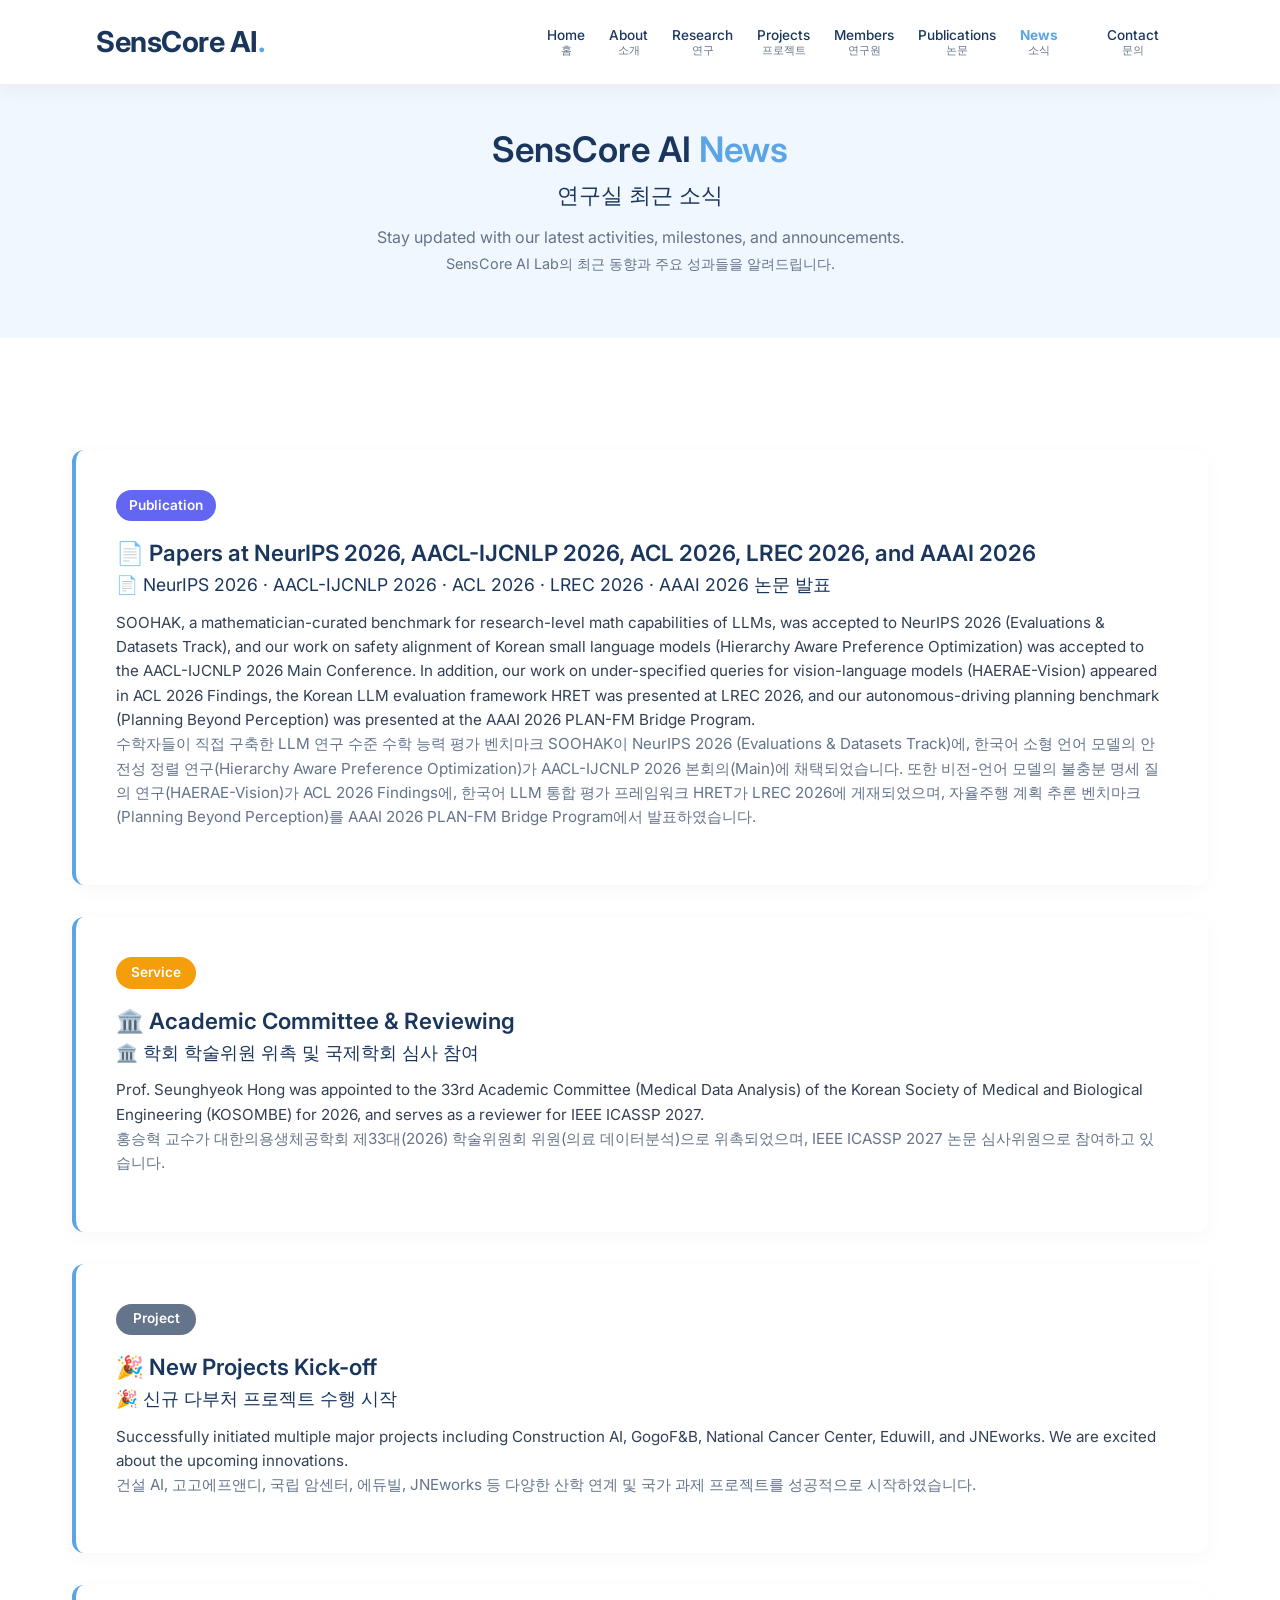
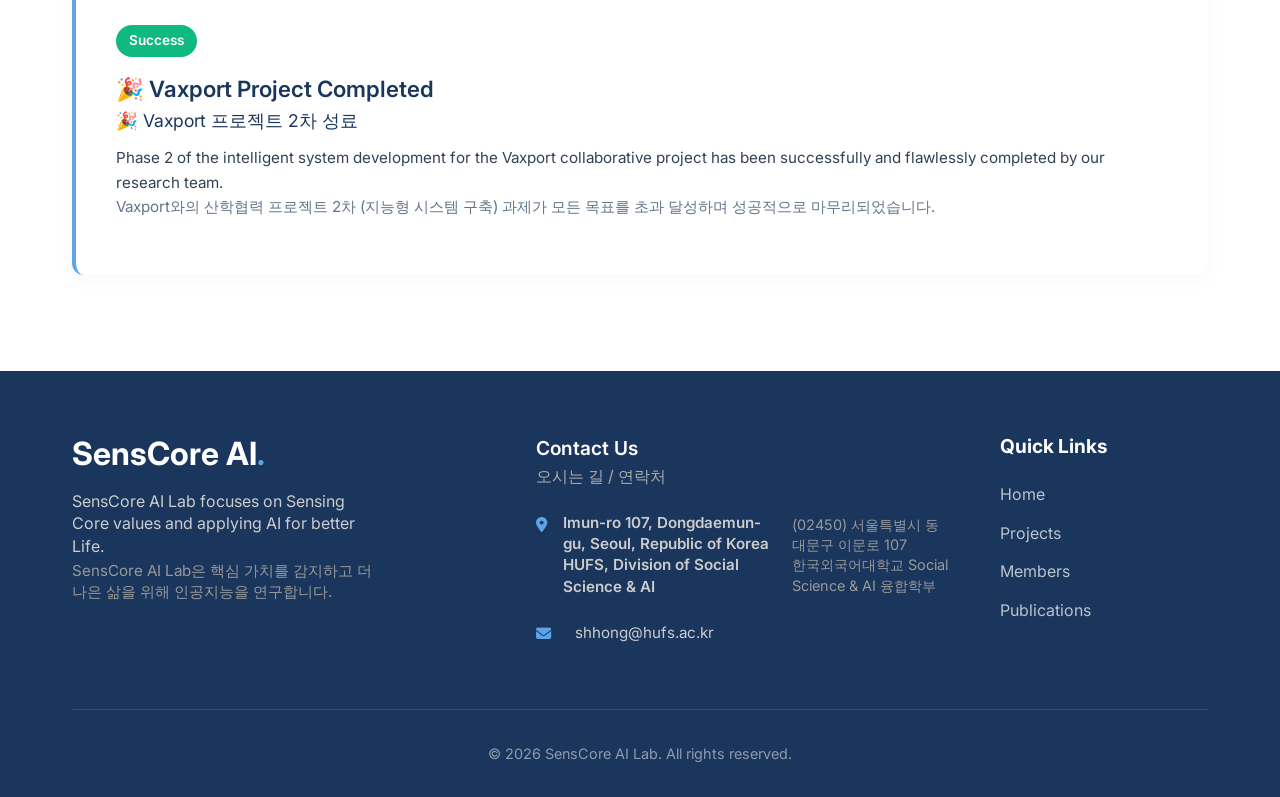
<file: news.html>
<!DOCTYPE html>
<html lang="en">

<head>
    <meta charset="UTF-8">
    <meta name="viewport" content="width=device-width, initial-scale=1.0">
    <title>News - SensCore AI Lab</title>
    <meta name="description" content="Latest News and Updates from SensCore AI Lab.">
    <link rel="stylesheet" href="styles.css">
    <link href="https://fonts.googleapis.com/css2?family=Inter:wght@300;400;500;600;700&display=swap" rel="stylesheet">
    <link rel="stylesheet" href="https://cdnjs.cloudflare.com/ajax/libs/font-awesome/6.4.0/css/all.min.css">
    <style>
        .news-page-list {
            margin-top: 3rem;
        }

        .news-page-item {
            background: #fff;
            padding: 2.5rem;
            border-radius: 12px;
            margin-bottom: 2rem;
            box-shadow: 0 5px 20px rgba(0, 0, 0, 0.03);
            border-left: 4px solid var(--primary);
            transition: var(--transition);
        }

        .news-page-item:hover {
            transform: translateX(5px);
            box-shadow: 0 8px 25px rgba(0, 0, 0, 0.06);
        }
    </style>
</head>

<body>
    <!-- Navbar -->
    <nav class="navbar navbar-subpage" id="navbar">
        <div class="nav-container">
            <a href="index.html" class="logo">SensCore AI<span>.</span></a>
            <ul class="nav-links" id="nav-links">
                <li><a href="index.html"><span>Home</span><span class="nav-ko">홈</span></a></li>
                <li><a href="index.html#about"><span>About</span><span class="nav-ko">소개</span></a></li>
                <li><a href="index.html#research"><span>Research</span><span class="nav-ko">연구</span></a></li>
                <li><a href="projects.html"><span>Projects</span><span class="nav-ko">프로젝트</span></a></li>
                <li><a href="members.html"><span>Members</span><span class="nav-ko">연구원</span></a></li>
                <li><a href="publications.html"><span>Publications</span><span class="nav-ko">논문</span></a></li>
                <li><a href="news.html" class="active"><span>News</span><span class="nav-ko">소식</span></a></li>
                <li><a href="#contact" class="btn-contact"><span>Contact</span><span class="nav-ko">문의</span></a></li>
            </ul>
            <div class="hamburger" id="hamburger">
                <i class="fas fa-bars"></i>
            </div>
        </div>
    </nav>

    <!-- Page Header -->
    <section class="section bg-light" style="padding: 2.5rem 0;">
        <div class="container text-center">
            <div class="section-header" style="margin-bottom: 1.5rem;">
                <div class="bilingual-group">
                    <h1 class="text-en" style="font-size: 2.2rem; margin-bottom: 0;">SensCore AI <span
                            class="highlight">News</span></h1>
                    <h1 class="text-ko"
                        style="font-size: 1.4rem; color: var(--secondary); margin-bottom: 1rem; font-weight: 300;">연구실
                        최근 소식</h1>
                </div>

                <div class="bilingual-group">
                    <div class="text-en" style="color: var(--text-muted); font-size: 1rem; font-weight: 400;">Stay
                        updated with our latest activities, milestones, and announcements.</div>
                    <div class="text-ko" style="color: var(--text-muted); font-size: 0.9rem;">SensCore AI Lab의 최근 동향과 주요
                        성과들을 알려드립니다.</div>
                </div>
            </div>
        </div>
    </section>

    <!-- News Content -->
    <section class="section">
        <div class="container">
            <div class="news-page-list fade-in visible">

                <!-- News: 2026 Publications -->
                <div class="news-page-item">
                    <div class="news-badge"
                        style="display:inline-block; background:#6366f1; padding:0.3rem 0.8rem; border-radius:30px; color:#fff; font-size:0.85rem; font-weight:600; margin-bottom:1rem;">
                        Publication</div>
                    <div class="news-content">
                        <div class="bilingual-group" style="margin-bottom: 0.8rem;">
                            <h3 class="text-en" style="font-size: 1.4rem;">📄 Papers at NeurIPS 2026, AACL-IJCNLP 2026, ACL 2026, LREC 2026, and AAAI 2026</h3>
                            <h3 class="text-ko" style="font-size: 1.1rem; color: var(--secondary); margin-top:0.3rem;">
                                📄 NeurIPS 2026 · AACL-IJCNLP 2026 · ACL 2026 · LREC 2026 · AAAI 2026 논문 발표</h3>
                        </div>
                        <div class="bilingual-group">
                            <p class="text-en" style="font-weight: 400; color: var(--text-main); line-height:1.6;">
                                SOOHAK, a mathematician-curated benchmark for research-level math capabilities of LLMs,
                                was accepted to NeurIPS 2026 (Evaluations &amp; Datasets Track), and our work on safety alignment of Korean
                                small language models (Hierarchy Aware Preference Optimization) was accepted to the
                                AACL-IJCNLP 2026 Main Conference. In addition, our work on under-specified queries for vision-language models (HAERAE-Vision) appeared
                                in ACL 2026 Findings, the Korean LLM evaluation framework HRET was presented at
                                LREC 2026, and our autonomous-driving planning benchmark (Planning Beyond Perception)
                                was presented at the AAAI 2026 PLAN-FM Bridge Program.</p>
                            <p class="text-ko" style="color: var(--text-muted); line-height:1.6;">수학자들이 직접 구축한 LLM 연구 수준
                                수학 능력 평가 벤치마크 SOOHAK이 NeurIPS 2026 (Evaluations &amp; Datasets Track)에, 한국어 소형 언어 모델의 안전성 정렬 연구(Hierarchy Aware
                                Preference Optimization)가 AACL-IJCNLP 2026 본회의(Main)에 채택되었습니다. 또한 비전-언어 모델의 불충분 명세 질의
                                연구(HAERAE-Vision)가 ACL 2026 Findings에, 한국어 LLM 통합 평가 프레임워크 HRET가 LREC 2026에
                                게재되었으며, 자율주행 계획 추론 벤치마크(Planning Beyond Perception)를 AAAI 2026 PLAN-FM
                                Bridge Program에서 발표하였습니다.</p>
                        </div>
                    </div>
                </div>

                <!-- News: Academic Service 2026 -->
                <div class="news-page-item">
                    <div class="news-badge"
                        style="display:inline-block; background:#f59e0b; padding:0.3rem 0.8rem; border-radius:30px; color:#fff; font-size:0.85rem; font-weight:600; margin-bottom:1rem;">
                        Service</div>
                    <div class="news-content">
                        <div class="bilingual-group" style="margin-bottom: 0.8rem;">
                            <h3 class="text-en" style="font-size: 1.4rem;">🏛️ Academic Committee &amp; Reviewing</h3>
                            <h3 class="text-ko" style="font-size: 1.1rem; color: var(--secondary); margin-top:0.3rem;">
                                🏛️ 학회 학술위원 위촉 및 국제학회 심사 참여</h3>
                        </div>
                        <div class="bilingual-group">
                            <p class="text-en" style="font-weight: 400; color: var(--text-main); line-height:1.6;">
                                Prof. Seunghyeok Hong was appointed to the 33rd Academic Committee (Medical Data
                                Analysis) of the Korean Society of Medical and Biological Engineering (KOSOMBE) for
                                2026, and serves as a reviewer for IEEE ICASSP 2027.</p>
                            <p class="text-ko" style="color: var(--text-muted); line-height:1.6;">홍승혁 교수가 대한의용생체공학회
                                제33대(2026) 학술위원회 위원(의료 데이터분석)으로 위촉되었으며, IEEE ICASSP 2027 논문 심사위원으로
                                참여하고 있습니다.</p>
                        </div>
                    </div>
                </div>

                <!-- News 1 -->
                <div class="news-page-item">
                    <div class="news-badge bg-primary"
                        style="display:inline-block; padding:0.3rem 0.8rem; border-radius:30px; color:#fff; font-size:0.85rem; font-weight:600; margin-bottom:1rem;">
                        Project</div>
                    <div class="news-content">
                        <div class="bilingual-group" style="margin-bottom: 0.8rem;">
                            <h3 class="text-en" style="font-size: 1.4rem;">🎉 New Projects Kick-off</h3>
                            <h3 class="text-ko" style="font-size: 1.1rem; color: var(--secondary); margin-top:0.3rem;">
                                🎉 신규 다부처 프로젝트 수행 시작</h3>
                        </div>
                        <div class="bilingual-group">
                            <p class="text-en" style="font-weight: 400; color: var(--text-main); line-height:1.6;">
                                Successfully initiated multiple major projects including Construction AI, GogoF&B,
                                National Cancer Center, Eduwill, and JNEworks. We are excited about the upcoming
                                innovations.</p>
                            <p class="text-ko" style="color: var(--text-muted); line-height:1.6;">건설 AI, 고고에프앤디, 국립 암센터,
                                에듀빌, JNEworks 등 다양한 산학 연계 및 국가 과제 프로젝트를 성공적으로 시작하였습니다.</p>
                        </div>
                    </div>
                </div>

                <!-- News 2 -->
                <div class="news-page-item">
                    <div class="news-badge bg-success"
                        style="display:inline-block; background:#10b981; padding:0.3rem 0.8rem; border-radius:30px; color:#fff; font-size:0.85rem; font-weight:600; margin-bottom:1rem;">
                        Success</div>
                    <div class="news-content">
                        <div class="bilingual-group" style="margin-bottom: 0.8rem;">
                            <h3 class="text-en" style="font-size: 1.4rem;">🎉 Vaxport Project Completed</h3>
                            <h3 class="text-ko" style="font-size: 1.1rem; color: var(--secondary); margin-top:0.3rem;">
                                🎉 Vaxport 프로젝트 2차 성료</h3>
                        </div>
                        <div class="bilingual-group">
                            <p class="text-en" style="font-weight: 400; color: var(--text-main); line-height:1.6;">Phase
                                2 of the intelligent system development for the Vaxport collaborative project has been
                                successfully and flawlessly completed by our research team.</p>
                            <p class="text-ko" style="color: var(--text-muted); line-height:1.6;">Vaxport와의 산학협력 프로젝트 2차
                                (지능형 시스템 구축) 과제가 모든 목표를 초과 달성하며 성공적으로 마무리되었습니다.</p>
                        </div>
                    </div>
                </div>

            </div>
        </div>
    </section>

    <!-- Footer -->
    <footer id="contact" class="footer">
        <div class="container">
            <div class="footer-grid">
                <div class="footer-brand">
                    <h2>SensCore AI<span>.</span></h2>
                    <div class="bilingual-group">
                        <p class="text-en" style="color: #ccc; font-weight: 400;">SensCore AI Lab focuses on Sensing
                            Core values and applying AI for better Life.</p>
                        <p class="text-ko" style="color: #999;">SensCore AI Lab은 핵심 가치를 감지하고 더 나은 삶을 위해 인공지능을 연구합니다.</p>
                    </div>
                </div>
                <div class="footer-contact">
                    <div class="bilingual-group" style="margin-bottom: 1.5rem;">
                        <h3 class="text-en" style="margin-bottom: 0;">Contact Us</h3>
                        <h3 class="text-ko" style="font-size: 1rem; color: #aaa;">오시는 길 / 연락처</h3>
                    </div>
                    <p><i class="fas fa-map-marker-alt"></i>
                        <span class="text-en" style="display:block; margin-bottom: 0.5rem; color: #ccc;">Imun-ro 107,
                            Dongdaemun-gu, Seoul, Republic of Korea<br>HUFS, Division of Social Science & AI</span>
                        <span class="text-ko" style="display:block; color: #999;">(02450) 서울특별시 동대문구 이문로 107<br>
                            한국외국어대학교 Social Science & AI 융합학부</span>
                    </p>
                    <p style="margin-top: 1rem;"><i class="fas fa-envelope"></i>
                        <a href="mailto:shhong@hufs.ac.kr"
                            style="color: #ccc; text-decoration: none; margin-left: 0.5rem;">shhong@hufs.ac.kr</a>
                    </p>
                </div>
                <div class="footer-links">
                    <h3>Quick Links</h3>
                    <ul>
                        <li><a href="index.html">Home</a></li>
                        <li><a href="projects.html">Projects</a></li>
                        <li><a href="members.html">Members</a></li>
                        <li><a href="publications.html">Publications</a></li>
                    </ul>
                </div>
            </div>
            <div class="footer-bottom">
                <p>&copy; 2026 SensCore AI Lab. All rights reserved.</p>
            </div>
        </div>
    </footer>
</body>

</html>
</file>
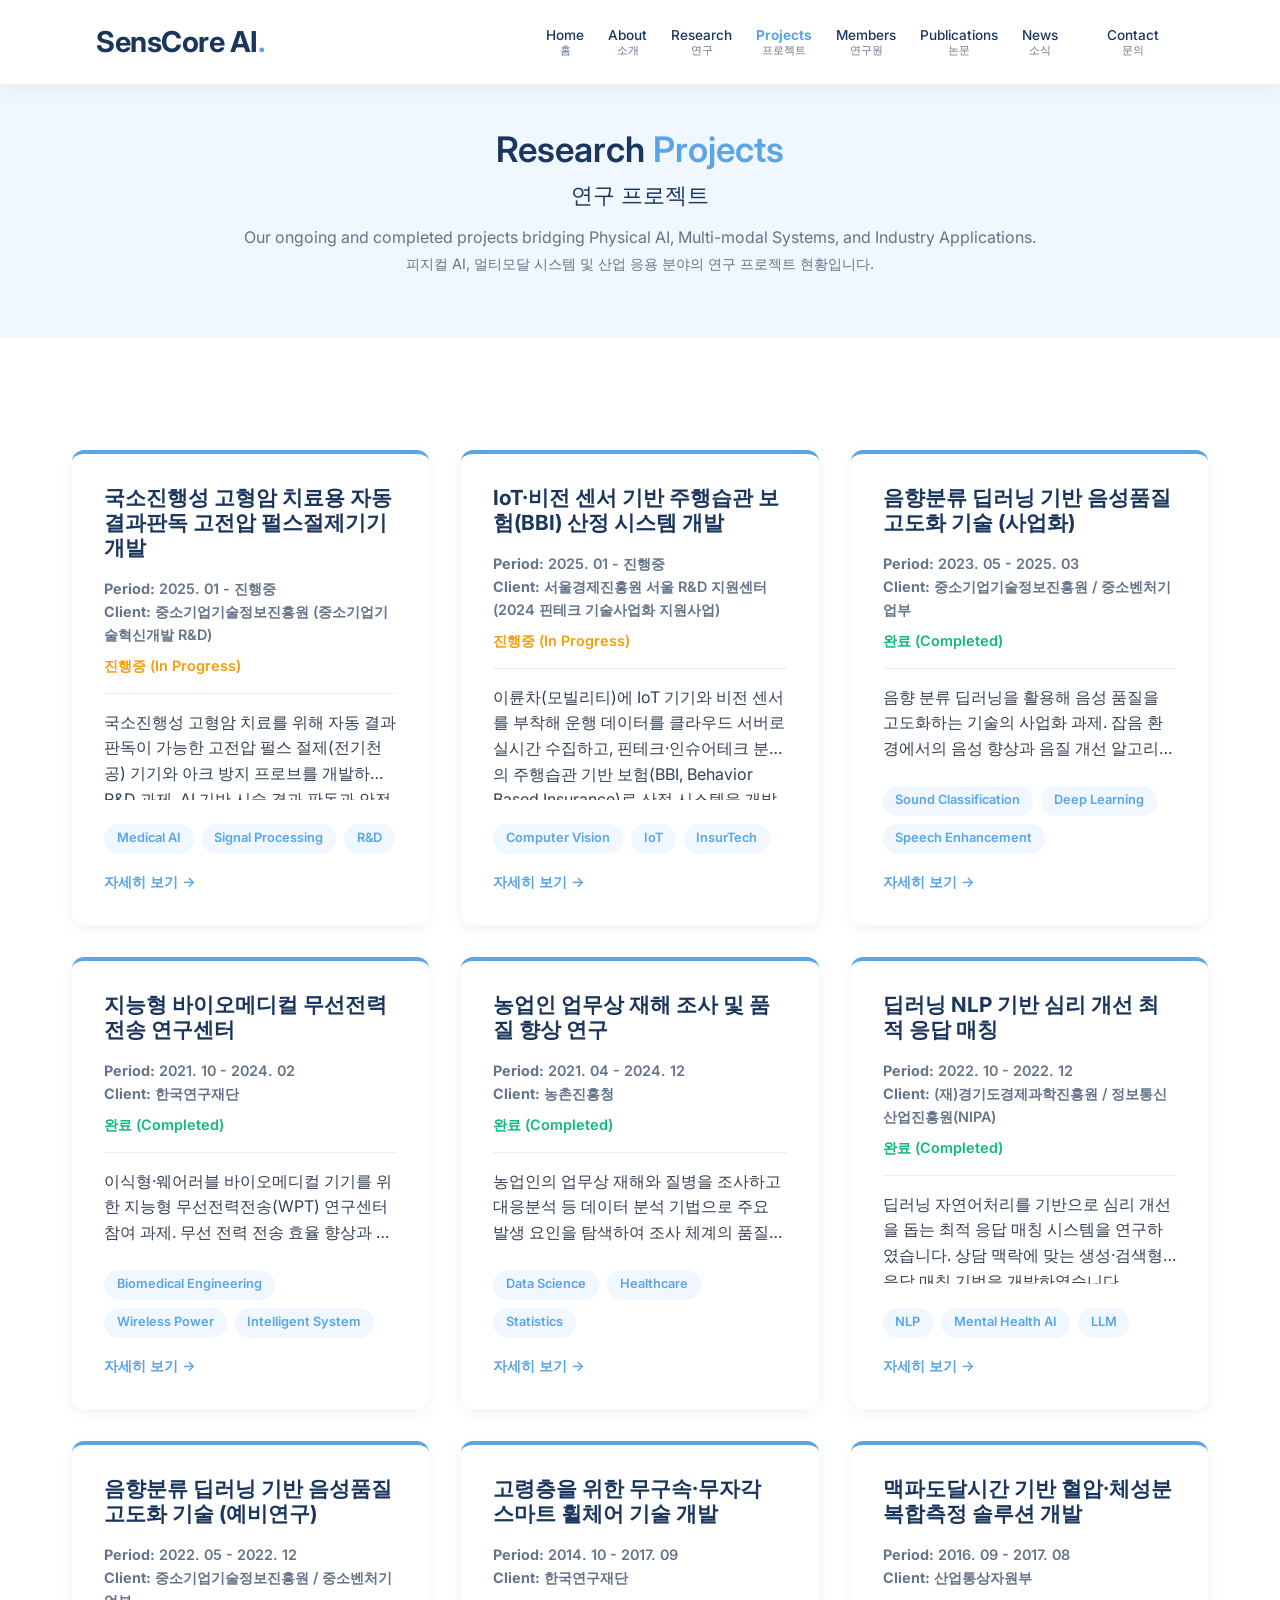
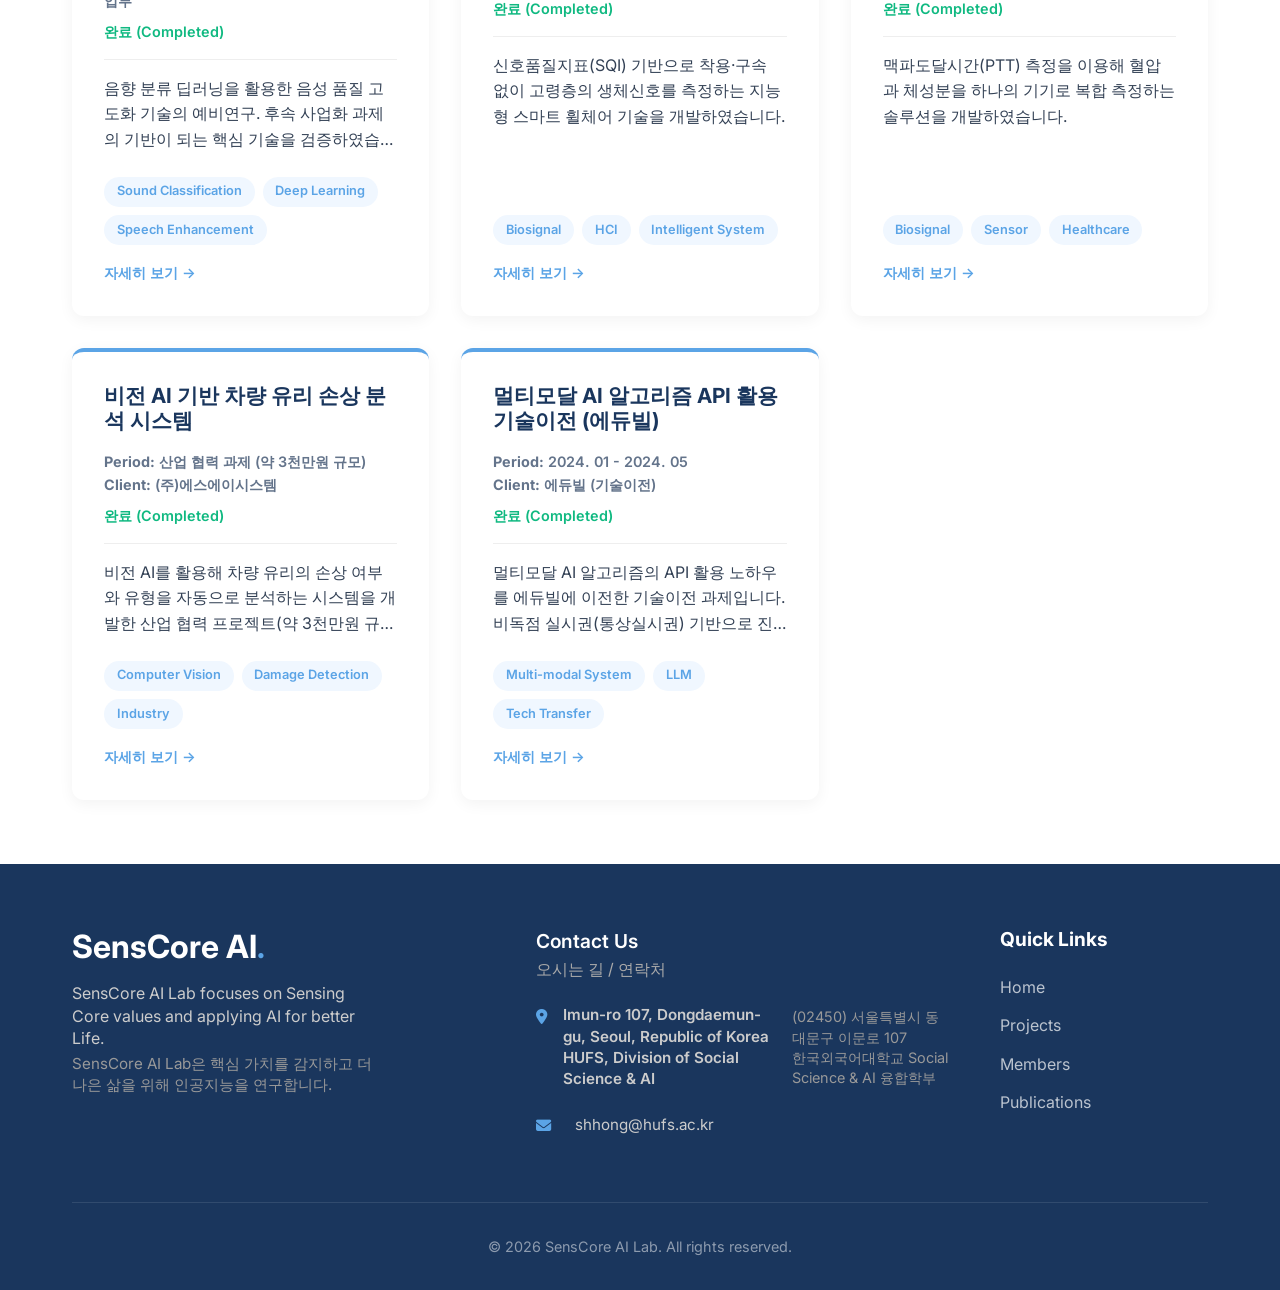
<file: projects.html>
<!DOCTYPE html>
<html lang="en">

<head>
    <meta charset="UTF-8">
    <meta name="viewport" content="width=device-width, initial-scale=1.0">
    <title>Projects - SensCore AI Lab</title>
    <meta name="description" content="Research and Industry Projects from SensCore AI Lab.">
    <link rel="stylesheet" href="styles.css">
    <link href="https://fonts.googleapis.com/css2?family=Inter:wght@300;400;600;700&display=swap" rel="stylesheet">
    <link rel="stylesheet" href="https://cdnjs.cloudflare.com/ajax/libs/font-awesome/6.4.0/css/all.min.css">
    <style>
        .project-grid {
            display: grid;
            grid-template-columns: repeat(auto-fill, minmax(320px, 1fr));
            gap: 2rem;
            margin-top: 3rem;
        }

        .project-card {
            background: #fff;
            border-radius: 12px;
            padding: 2rem;
            box-shadow: 0 4px 15px rgba(0, 0, 0, 0.05);
            transition: var(--transition);
            border-top: 4px solid var(--primary);
            display: flex;
            flex-direction: column;
        }

        .project-card:hover {
            transform: translateY(-5px);
            box-shadow: 0 10px 25px rgba(0, 0, 0, 0.1);
        }

        .project-title {
            font-size: 1.3rem;
            color: var(--secondary);
            margin-bottom: 0.5rem;
        }

        .project-meta {
            font-size: 0.9rem;
            color: var(--text-muted);
            margin-bottom: 1rem;
            border-bottom: 1px solid #eee;
            padding-bottom: 1rem;
        }

        .project-desc {
            font-size: 1rem;
            color: var(--text-main);
            margin-bottom: 1.5rem;
            flex-grow: 1;
            line-height: 1.6;
        }

        .project-tags {
            display: flex;
            flex-wrap: wrap;
            gap: 0.5rem;
        }

        .tag {
            background: var(--bg-light);
            color: var(--primary);
            padding: 0.3rem 0.8rem;
            border-radius: 20px;
            font-size: 0.8rem;
            font-weight: 600;
        }

        .loading {
            text-align: center;
            font-size: 1.5rem;
            color: var(--text-muted);
            padding: 4rem 0;
            grid-column: 1 / -1;
        }

        /* Modal Styles */
        .modal-overlay {
            position: fixed;
            top: 0;
            left: 0;
            width: 100%;
            height: 100%;
            background: rgba(0, 0, 0, 0.5);
            display: flex;
            align-items: center;
            justify-content: center;
            z-index: 2000;
            opacity: 0;
            pointer-events: none;
            transition: opacity 0.3s ease;
        }

        .modal-overlay.active {
            opacity: 1;
            pointer-events: auto;
        }

        .modal-content {
            background: #fff;
            border-radius: 12px;
            padding: 2.5rem;
            width: 90%;
            max-width: 650px;
            position: relative;
            transform: translateY(-20px);
            transition: transform 0.3s ease;
            max-height: 90vh;
            overflow-y: auto;
            text-align: left;
        }

        .modal-overlay.active .modal-content {
            transform: translateY(0);
        }

        .modal-close {
            position: absolute;
            top: 1rem;
            right: 1.5rem;
            font-size: 2rem;
            cursor: pointer;
            color: var(--text-muted);
            transition: color 0.2s;
        }

        .modal-close:hover {
            color: var(--primary);
        }

        .project-card {
            cursor: pointer;
        }
    </style>
</head>

<body>
    <!-- Navbar -->
    <nav class="navbar navbar-subpage" id="navbar">
        <div class="nav-container">
            <a href="index.html" class="logo">SensCore AI<span>.</span></a>
            <ul class="nav-links" id="nav-links">
                <li><a href="index.html"><span>Home</span><span class="nav-ko">홈</span></a></li>
                <li><a href="index.html#about"><span>About</span><span class="nav-ko">소개</span></a></li>
                <li><a href="index.html#research"><span>Research</span><span class="nav-ko">연구</span></a></li>
                <li><a href="projects.html" class="active"><span>Projects</span><span class="nav-ko">프로젝트</span></a>
                </li>
                <li><a href="members.html"><span>Members</span><span class="nav-ko">연구원</span></a></li>
                <li><a href="publications.html"><span>Publications</span><span class="nav-ko">논문</span></a></li>
                <li><a href="news.html"><span>News</span><span class="nav-ko">소식</span></a></li>
                <li><a href="#contact" class="btn-contact"><span>Contact</span><span class="nav-ko">문의</span></a></li>
            </ul>
            <div class="hamburger" id="hamburger">
                <i class="fas fa-bars"></i>
            </div>
        </div>
    </nav>

    <!-- Page Header -->
    <section class="section bg-light" style="padding: 2.5rem 0;">
        <div class="container text-center">
            <div class="section-header" style="margin-bottom: 1.5rem;">
                <div class="bilingual-group">
                    <h1 class="text-en" style="font-size: 2.2rem; margin-bottom: 0;">Research <span
                            class="highlight">Projects</span></h1>
                    <h1 class="text-ko"
                        style="font-size: 1.4rem; color: var(--secondary); margin-bottom: 1rem; font-weight: 300;">연구
                        프로젝트</h1>
                </div>

                <div class="bilingual-group">
                    <div class="text-en" style="color: var(--text-muted); font-size: 1rem; font-weight: 400;">Our
                        ongoing and completed projects bridging Physical AI, Multi-modal Systems, and Industry
                        Applications.</div>
                    <div class="text-ko" style="color: var(--text-muted); font-size: 0.9rem;">피지컬 AI, 멀티모달 시스템 및 산업 응용
                        분야의 연구 프로젝트 현황입니다.</div>
                </div>
            </div>
        </div>
    </section>

    <!-- Projects Container -->
    <section class="section">
        <div class="container">
            <div id="projects-container" class="project-grid">
                <div class="loading"><i class="fas fa-spinner fa-spin"></i> Loading Data / 데이터 로딩 중...</div>
            </div>
        </div>
    </section>

    <!-- Footer -->
    <footer id="contact" class="footer">
        <div class="container">
            <div class="footer-grid">
                <div class="footer-brand">
                    <h2>SensCore AI<span>.</span></h2>
                    <div class="bilingual-group">
                        <p class="text-en" style="color: #ccc; font-weight: 400;">SensCore AI Lab focuses on Sensing
                            Core values and applying AI for better Life.</p>
                        <p class="text-ko" style="color: #999;">SensCore AI Lab은 핵심 가치를 감지하고 더 나은 삶을 위해 인공지능을 연구합니다.</p>
                    </div>
                </div>
                <div class="footer-contact">
                    <div class="bilingual-group" style="margin-bottom: 1.5rem;">
                        <h3 class="text-en" style="margin-bottom: 0;">Contact Us</h3>
                        <h3 class="text-ko" style="font-size: 1rem; color: #aaa;">오시는 길 / 연락처</h3>
                    </div>
                    <p><i class="fas fa-map-marker-alt"></i>
                        <span class="text-en" style="display:block; margin-bottom: 0.5rem; color: #ccc;">Imun-ro 107,
                            Dongdaemun-gu, Seoul, Republic of Korea<br>HUFS, Division of Social Science & AI</span>
                        <span class="text-ko" style="display:block; color: #999;">(02450) 서울특별시 동대문구 이문로 107<br>
                            한국외국어대학교 Social Science & AI 융합학부</span>
                    </p>
                    <p style="margin-top: 1rem;"><i class="fas fa-envelope"></i>
                        <a href="mailto:shhong@hufs.ac.kr"
                            style="color: #ccc; text-decoration: none; margin-left: 0.5rem;">shhong@hufs.ac.kr</a>
                    </p>
                </div>
                <div class="footer-links">
                    <h3>Quick Links</h3>
                    <ul>
                        <li><a href="index.html">Home</a></li>
                        <li><a href="projects.html">Projects</a></li>
                        <li><a href="members.html">Members</a></li>
                        <li><a href="publications.html">Publications</a></li>
                    </ul>
                </div>
            </div>
            <div class="footer-bottom">
                <p>&copy; 2026 SensCore AI Lab. All rights reserved.</p>
            </div>
        </div>
    </footer>

    <!-- Modal Structure -->
    <div class="modal-overlay" id="projectModal">
        <div class="modal-content">
            <span class="modal-close" onclick="closeModal()">&times;</span>
            <div id="modal-body">
                <!-- Data will be injected here -->
            </div>
        </div>
    </div>

    <!-- JavaScript to Fetch and Render CSV -->
    <script>
        function parseCSV(text) {
            const rows = [];
            let currentRow = [];
            let currentCell = '';
            let insideQuotes = false;

            for (let i = 0; i < text.length; i++) {
                const char = text[i];
                if (char === '"' && text[i + 1] === '"') {
                    currentCell += '"';
                    i++;
                } else if (char === '"') {
                    insideQuotes = !insideQuotes;
                } else if (char === ',' && !insideQuotes) {
                    currentRow.push(currentCell.trim());
                    currentCell = '';
                } else if ((char === '\n' || char === '\r') && !insideQuotes) {
                    if (char === '\r' && text[i + 1] === '\n') continue;
                    if (currentCell !== '' || currentRow.length > 0) {
                        currentRow.push(currentCell.trim());
                        rows.push(currentRow);
                        currentRow = [];
                        currentCell = '';
                    }
                } else {
                    currentCell += char;
                }
            }
            if (currentCell || currentRow.length > 0) {
                currentRow.push(currentCell.trim());
                rows.push(currentRow);
            }
            return rows;
        }

        document.addEventListener("DOMContentLoaded", function () {
            const container = document.getElementById("projects-container");

            fetch("data/projects.csv")
                .then(response => {
                    if (!response.ok) throw new Error("CSV error");
                    return response.text();
                })
                .then(csvText => {
                    container.innerHTML = "";
                    const dataRows = parseCSV(csvText);
                    for (let i = 1; i < dataRows.length; i++) {
                        const row = dataRows[i];
                        if (row.length < 6) continue;

                        const id = row[0];
                        const title = row[1];
                        const client = row[2];
                        const period = row[3];
                        const status = row[4];
                        const description = row[5];
                        const tagsString = row[6] || "";

                        const tags = tagsString.split(',').map(t => t.trim()).filter(t => t !== "");
                        const tagsHtml = tags.map(tag => `<span class="tag">${tag}</span>`).join('');

                        const metaHtml = `<div class="bilingual-group" style="margin-bottom:0.2rem;"><span class="text-en"><strong>Period:</strong> ${period} <br> <strong>Client:</strong> ${client}</span></div>`;

                        const slideHtml = `
                            <div class="project-card fade-in visible" onclick="openModal('${encodeURIComponent(title)}', '${encodeURIComponent(client)}', '${encodeURIComponent(period)}', '${encodeURIComponent(status)}', '${encodeURIComponent(description)}', '${encodeURIComponent(tagsHtml)}')">
                                <h3 class="project-title" style="margin-bottom: 1rem;">${title}</h3>
                                <div class="project-meta">${metaHtml}<span style="color: ${status.includes('완료') ? '#10b981' : '#f59e0b'}; font-weight: 600; display:block; margin-top:0.5rem;">${status}</span></div>
                                <div class="project-desc" style="display:-webkit-box; -webkit-line-clamp:3; -webkit-box-orient:vertical; overflow:hidden;">${description}</div>
                                <div class="project-tags" style="margin-bottom: 1rem;">${tagsHtml}</div>
                                <div style="color: var(--primary); font-weight: 600; font-size: 0.9rem; margin-top: auto;">자세히 보기 &rarr;</div>
                            </div>
                        `;
                        container.insertAdjacentHTML('beforeend', slideHtml);
                    }
                })
                .catch(error => {
                    console.error(error);
                    container.innerHTML = `<div style="text-align:center; color:red; grid-column: 1 / -1;">데이터(CSV)를 불러오는 중 문제가 발생했습니다. 관리자에게 문의하세요.</div>`;
                });
        });

        // Modal Logic
        function openModal(title, client, period, status, desc, tags) {
            const modal = document.getElementById('projectModal');
            const body = document.getElementById('modal-body');

            const decodedTitle = decodeURIComponent(title);
            const decodedStatus = decodeURIComponent(status);
            const statusColor = decodedStatus.includes('완료') ? '#10b981' : '#f59e0b';

            body.innerHTML = `
                <div class="bilingual-group" style="margin-bottom: 1.5rem; padding-right: 2rem;">
                    <h2 class="text-en" style="font-size: 1.8rem; color: var(--secondary); margin-bottom: 0.5rem;">${decodedTitle}</h2>
                    <span style="display:inline-block; padding: 0.3rem 0.8rem; border-radius: 20px; background: ${statusColor}20; color: ${statusColor}; font-weight: 600; font-size: 0.85rem;">${decodedStatus}</span>
                </div>
                
                <div style="background: var(--bg-light); padding: 1.5rem; border-radius: 8px; margin-bottom: 1.5rem;">
                    <p style="margin-bottom: 0.5rem;"><strong>기간 (Period):</strong> ${decodeURIComponent(period)}</p>
                    <p style="margin-bottom: 0;"><strong>소속/기관 (Client):</strong> ${decodeURIComponent(client)}</p>
                </div>
                
                <div class="bilingual-group" style="margin-bottom: 2rem;">
                    <div class="text-ko" style="font-size: 1.05rem; color: var(--text-main); line-height: 1.8;">${decodeURIComponent(desc)}</div>
                </div>
                
                <div class="project-tags">
                    ${decodeURIComponent(tags)}
                </div>
            `;
            modal.classList.add('active');
            document.body.style.overflow = 'hidden'; // Prevent scrolling
        }

        function closeModal() {
            document.getElementById('projectModal').classList.remove('active');
            document.body.style.overflow = '';
        }

        // Close on background click
        document.getElementById('projectModal').addEventListener('click', function (e) {
            if (e.target === this) closeModal();
        });
    </script>
</body>

</html>
</file>
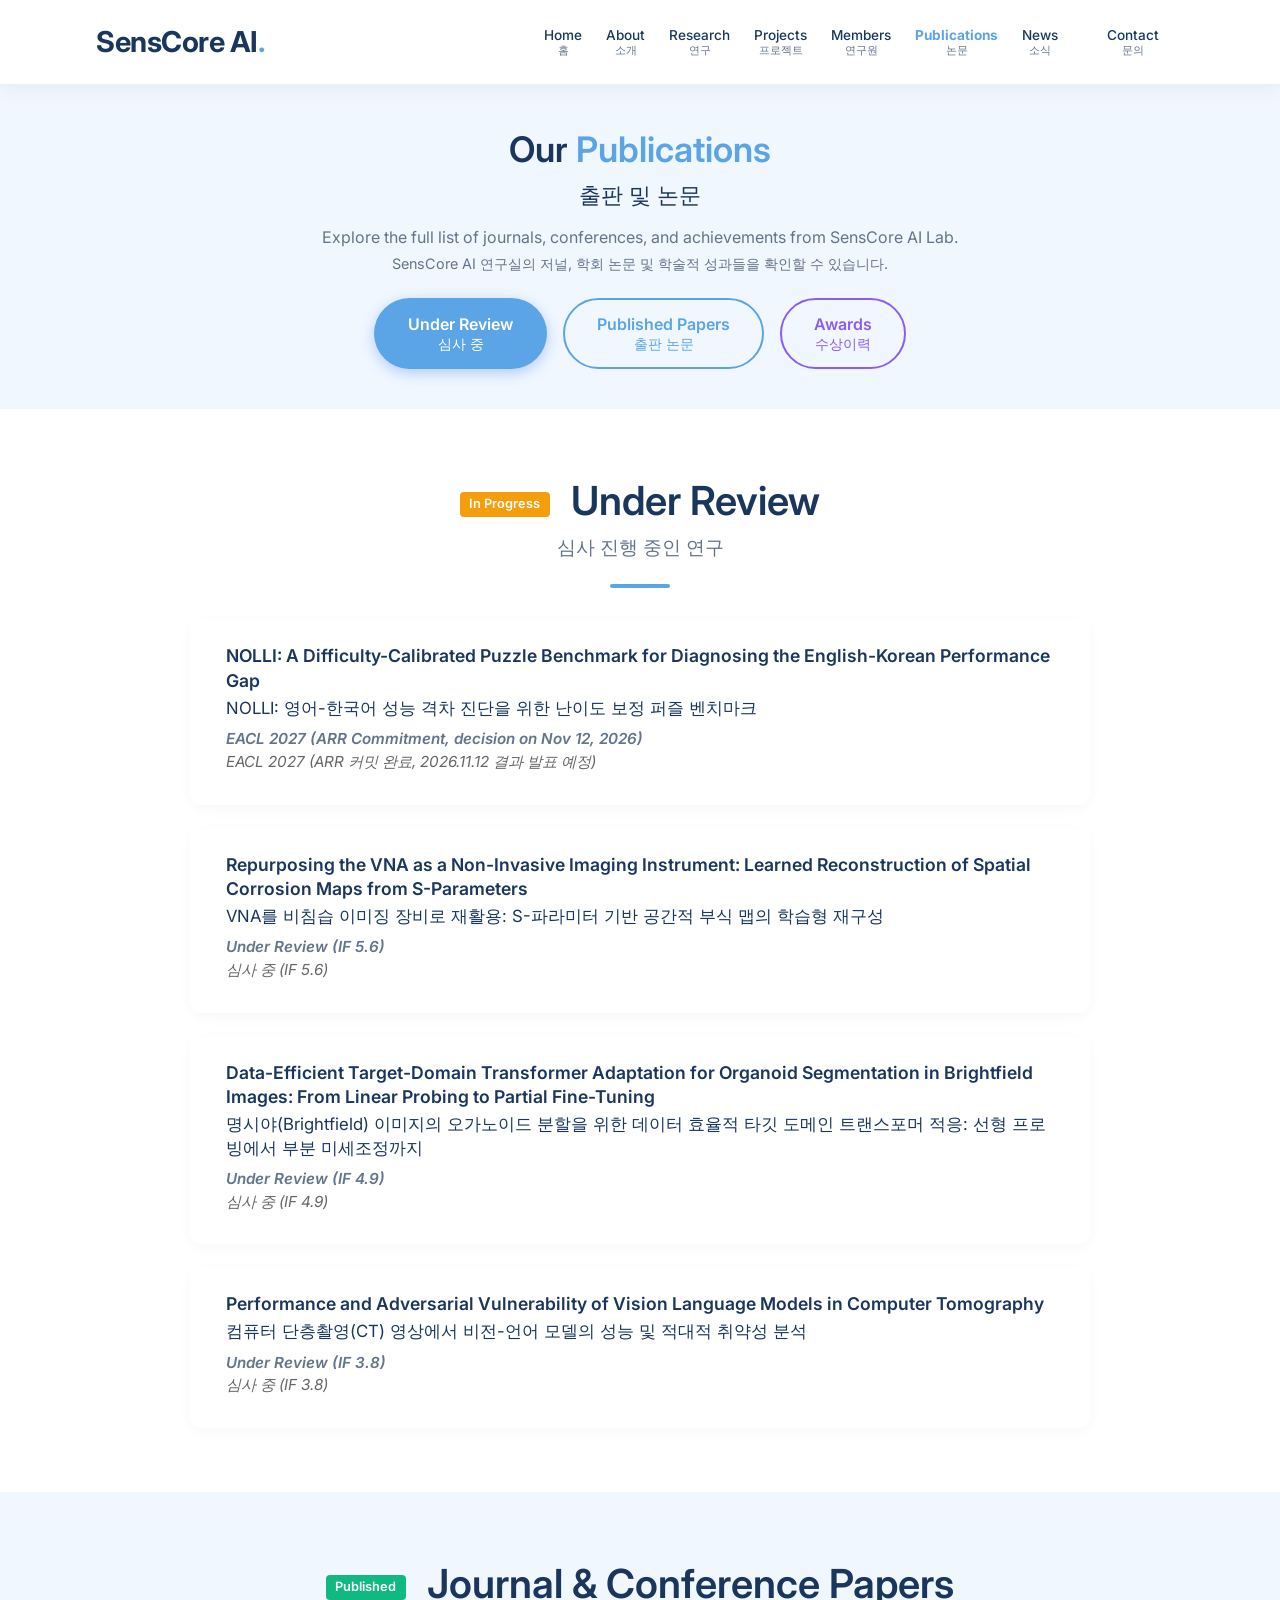
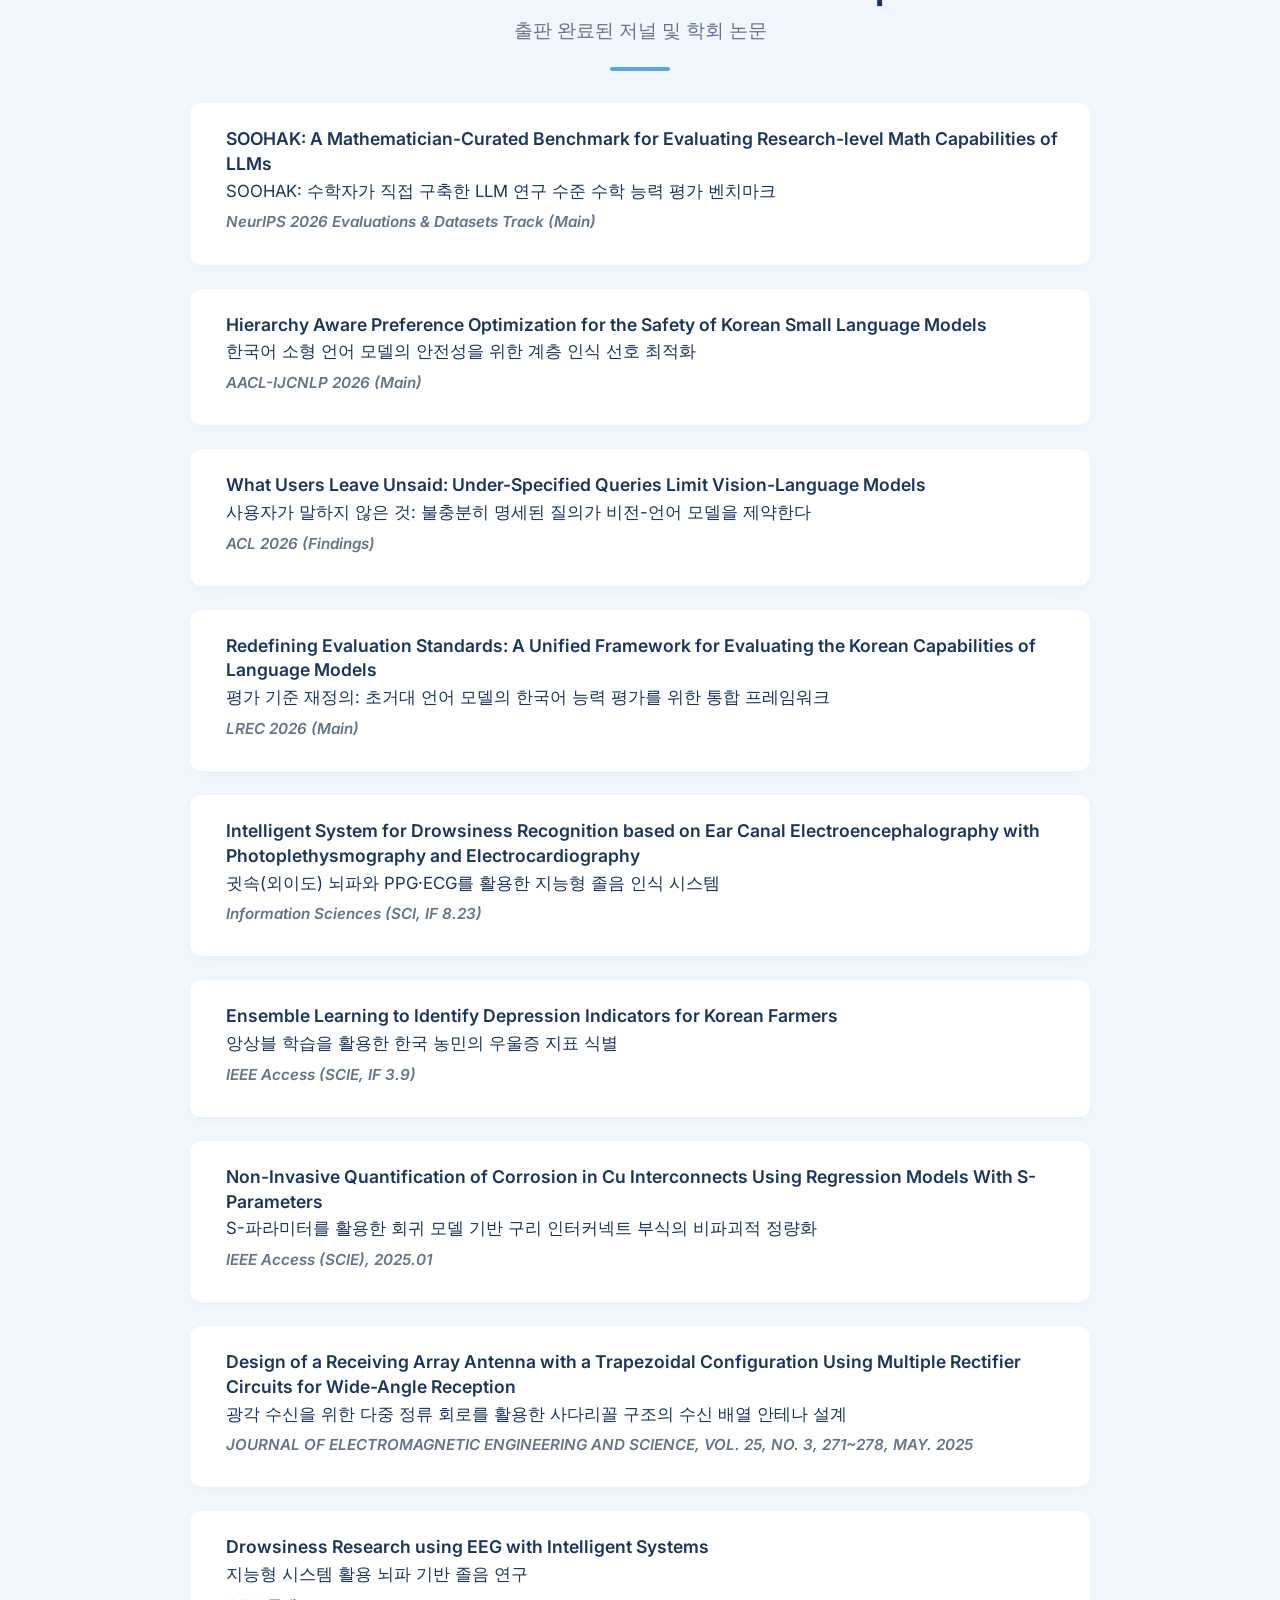
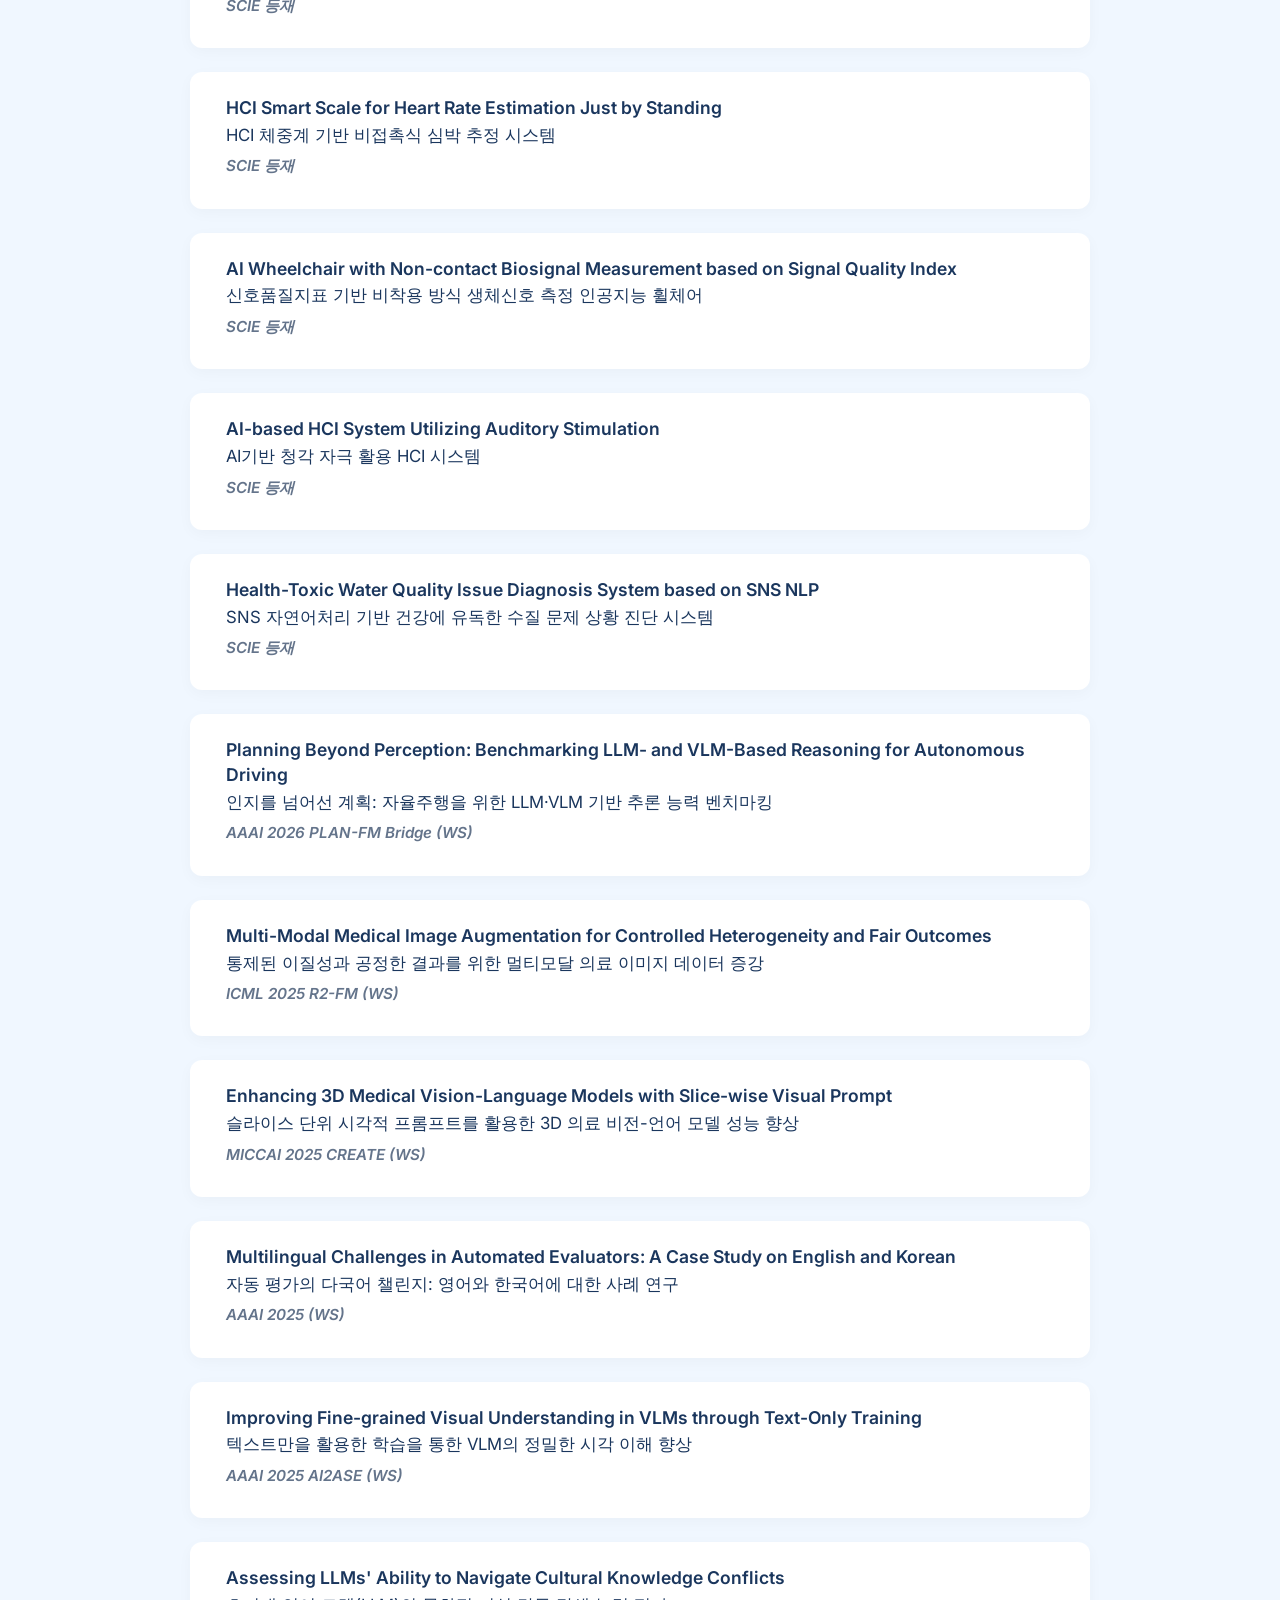
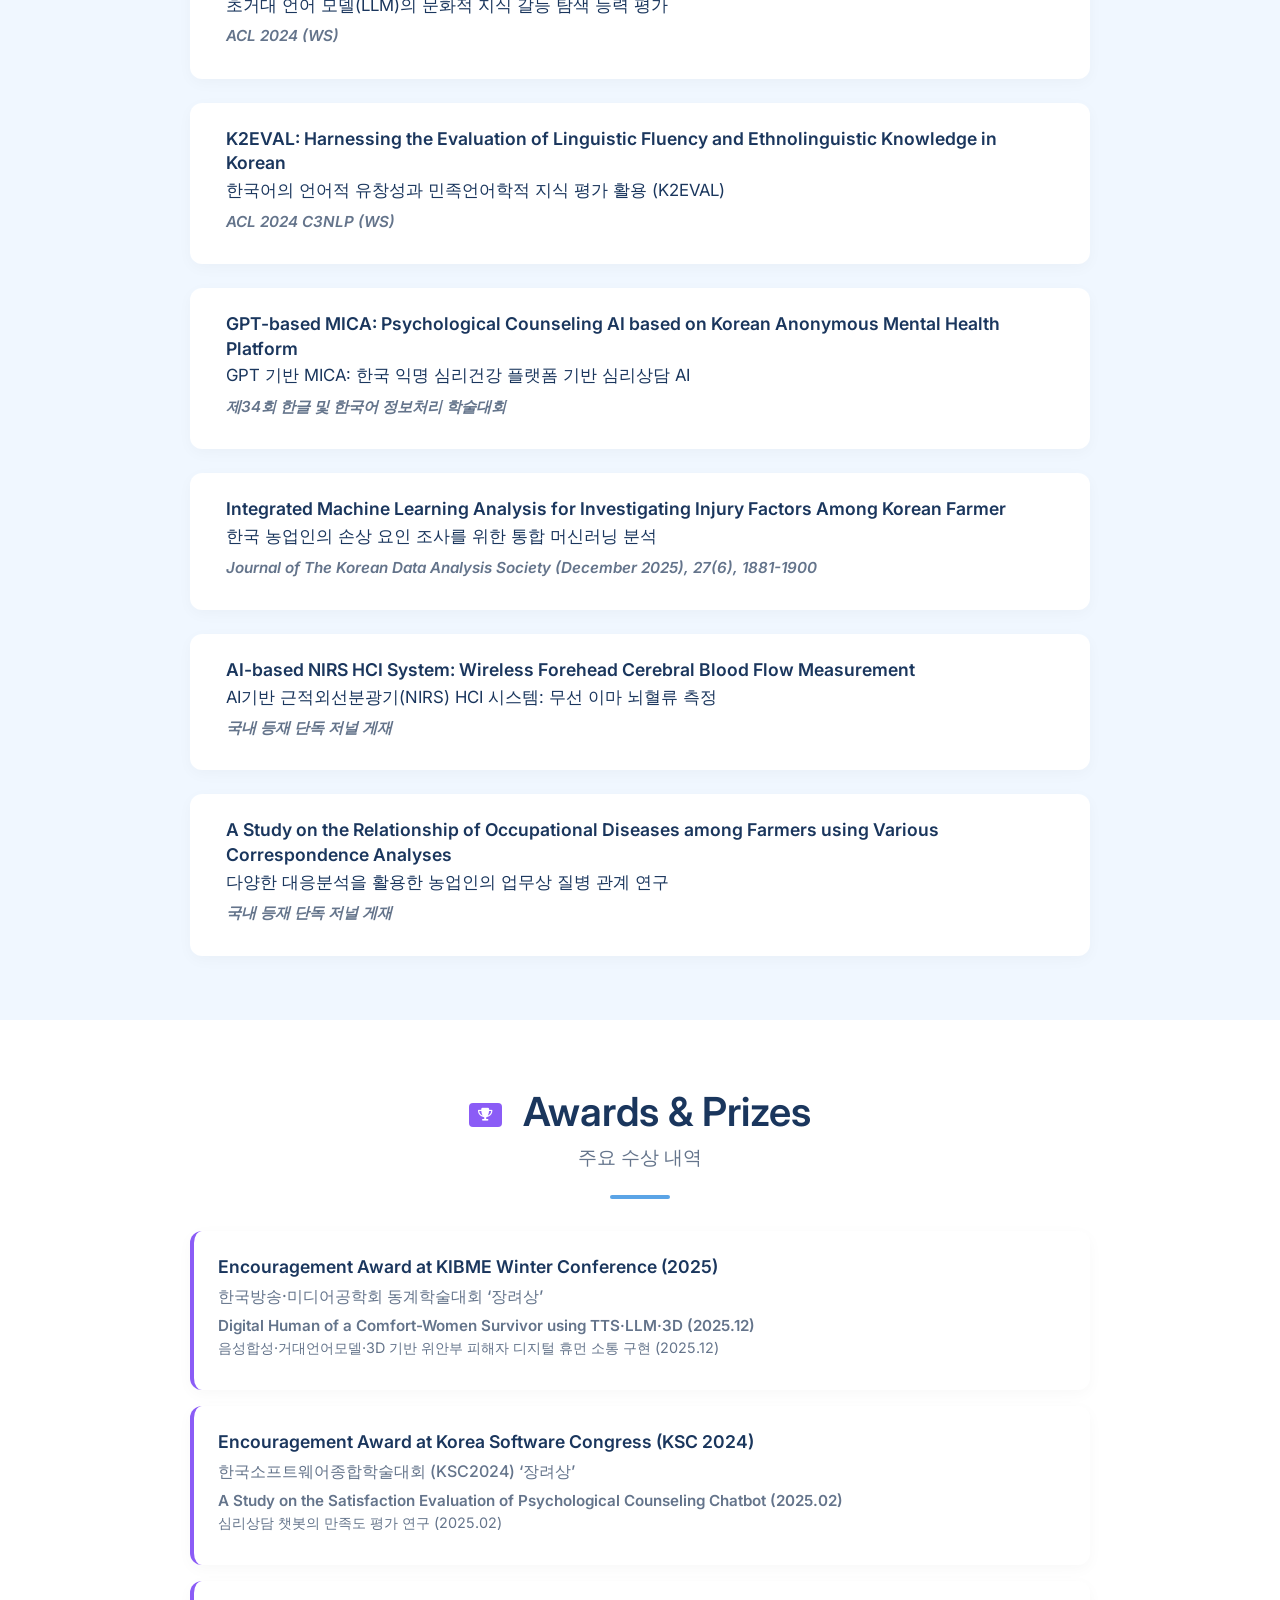
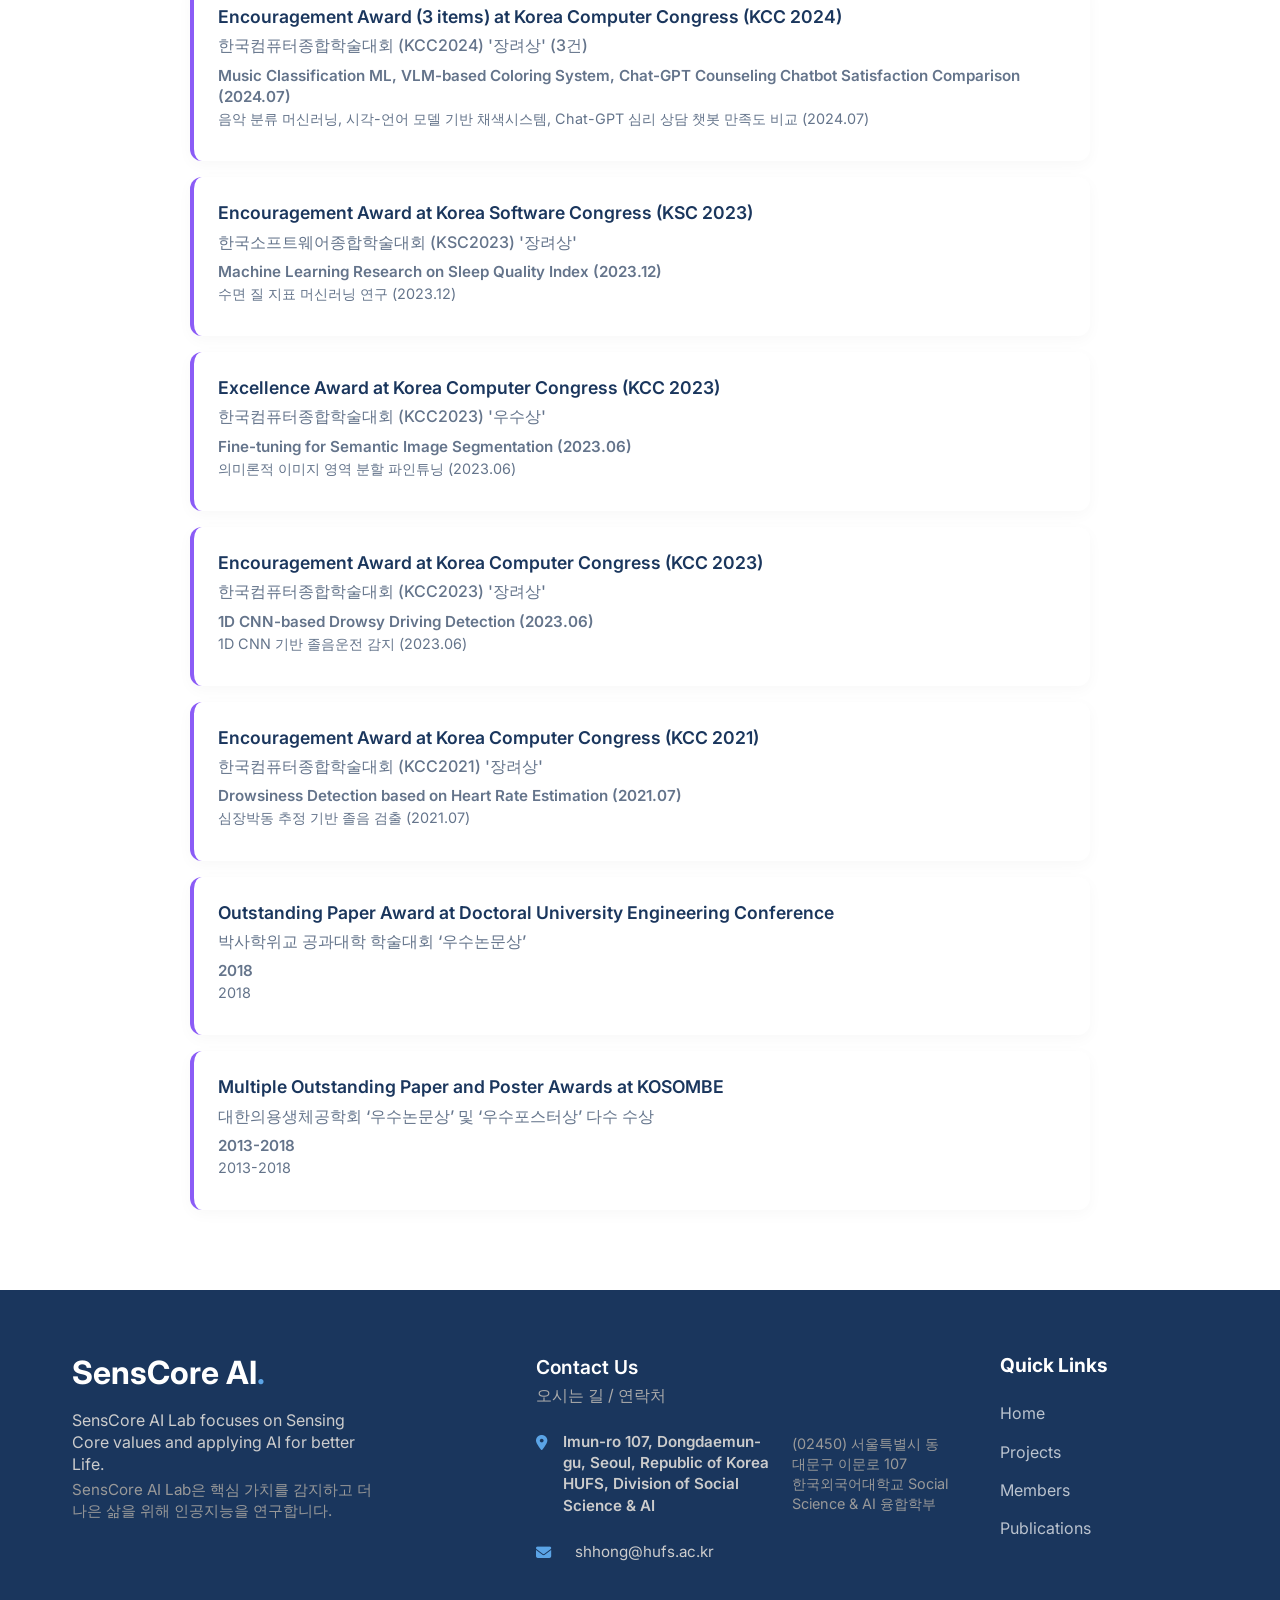
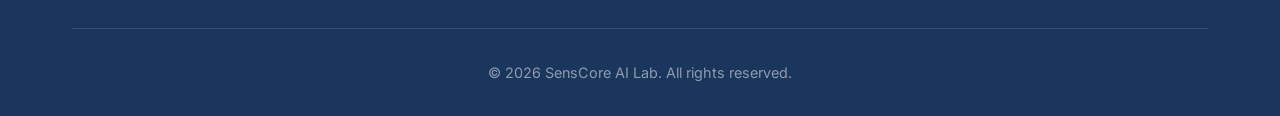
<file: publications.html>
<!DOCTYPE html>
<html lang="en">

<head>
    <meta charset="UTF-8">
    <meta name="viewport" content="width=device-width, initial-scale=1.0">
    <title>Publications - SensCore AI Lab</title>
    <meta name="description" content="Publications, Journals, and Awards from SensCore AI Lab.">
    <link rel="stylesheet" href="styles.css">
    <link href="https://fonts.googleapis.com/css2?family=Inter:wght@300;400;600;700&display=swap" rel="stylesheet">
    <link rel="stylesheet" href="https://cdnjs.cloudflare.com/ajax/libs/font-awesome/6.4.0/css/all.min.css">
    <style>
        .pub-status-badge {
            display: inline-block;
            padding: 0.2rem 0.6rem;
            border-radius: 4px;
            font-size: 0.8rem;
            font-weight: 600;
            margin-right: 0.8rem;
            vertical-align: middle;
        }

        .bg-progress {
            background-color: #f59e0b;
            color: white;
        }

        .bg-published {
            background-color: #10b981;
            color: white;
        }

        .bg-award {
            background-color: #8b5cf6;
            color: white;
        }

        .award-list {
            list-style: none;
            padding: 0;
            max-width: 900px;
            margin: 0 auto;
        }

        .award-item {
            background: #fff;
            padding: 1.5rem;
            border-radius: 12px;
            margin-bottom: 1rem;
            box-shadow: 0 4px 15px rgba(0, 0, 0, 0.03);
            border-left: 4px solid #8b5cf6;
        }

        .award-item h4 {
            margin-bottom: 0.3rem;
            font-size: 1.1rem;
            color: var(--secondary);
        }

        .bilingual-group {
            margin-bottom: 0.5rem;
        }
    </style>
</head>

<body>
    <!-- Navbar -->
    <nav class="navbar navbar-subpage" id="navbar">
        <div class="nav-container">
            <a href="index.html" class="logo">SensCore AI<span>.</span></a>
            <ul class="nav-links" id="nav-links">
                <li><a href="index.html"><span>Home</span><span class="nav-ko">홈</span></a></li>
                <li><a href="index.html#about"><span>About</span><span class="nav-ko">소개</span></a></li>
                <li><a href="index.html#research"><span>Research</span><span class="nav-ko">연구</span></a></li>
                <li><a href="projects.html"><span>Projects</span><span class="nav-ko">프로젝트</span></a></li>
                <li><a href="members.html"><span>Members</span><span class="nav-ko">연구원</span></a></li>
                <li><a href="publications.html" class="active"><span>Publications</span><span
                            class="nav-ko">논문</span></a></li>
                <li><a href="news.html"><span>News</span><span class="nav-ko">소식</span></a></li>
                <li><a href="#contact" class="btn-contact"><span>Contact</span><span class="nav-ko">문의</span></a></li>
            </ul>
            <div class="hamburger" id="hamburger">
                <i class="fas fa-bars"></i>
            </div>
        </div>
    </nav>

    <!-- Page Header -->
    <section class="section bg-light" style="padding: 2.5rem 0;">
        <div class="container text-center">
            <div class="section-header" style="margin-bottom: 1.5rem;">
                <div class="bilingual-group">
                    <h1 class="text-en" style="font-size: 2.2rem; margin-bottom: 0;">Our <span
                            class="highlight">Publications</span></h1>
                    <h1 class="text-ko"
                        style="font-size: 1.4rem; color: var(--secondary); margin-bottom: 1rem; font-weight: 300;">출판 및
                        논문</h1>
                </div>
                <div class="bilingual-group">
                    <div class="text-en" style="color: var(--text-muted); font-size: 1rem; font-weight: 400;">Explore
                        the full list of journals, conferences, and achievements from SensCore AI Lab.</div>
                    <div class="text-ko" style="color: var(--text-muted); font-size: 0.9rem;">SensCore AI 연구실의 저널, 학회 논문
                        및 학술적 성과들을 확인할 수 있습니다.</div>
                </div>
            </div>

            <div style="display: flex; justify-content: center; gap: 1rem; flex-wrap: wrap;">
                <a href="#progress" class="btn btn-primary">
                    <div class="text-en" style="font-size: 1rem;">Under Review</div>
                    <div class="text-ko" style="font-size: 0.85rem; margin-top: 0;">심사 중</div>
                </a>
                <a href="#published" class="btn btn-secondary"
                    style="border-color: var(--primary); color: var(--primary);">
                    <div class="text-en" style="font-size: 1rem;">Published Papers</div>
                    <div class="text-ko" style="font-size: 0.85rem; margin-top: 0;">출판 논문</div>
                </a>
                <a href="#awards" class="btn btn-secondary" style="border-color: #8b5cf6; color: #8b5cf6;">
                    <div class="text-en" style="font-size: 1rem;">Awards</div>
                    <div class="text-ko" style="font-size: 0.85rem; margin-top: 0;">수상이력</div>
                </a>
            </div>
        </div>
    </section>

    <!-- In Progress -->
    <section id="progress" class="section">
        <div class="container">
            <div class="section-header">
                <div class="bilingual-group">
                    <h2 class="text-en"><span class="pub-status-badge bg-progress">In Progress</span> Under Review</h2>
                    <h2 class="text-ko" style="font-size: 1.2rem; color: var(--text-muted);">심사 진행 중인 연구</h2>
                </div>
                <div class="divider"></div>
            </div>

            <div id="progress-container" class="pub-list fade-in visible">
            </div>
        </div>
    </section>

    <!-- Published Papers -->
    <section id="published" class="section bg-light">
        <div class="container">
            <div class="section-header">
                <div class="bilingual-group">
                    <h2 class="text-en"><span class="pub-status-badge bg-published">Published</span> Journal &
                        Conference Papers</h2>
                    <h2 class="text-ko" style="font-size: 1.2rem; color: var(--text-muted);">출판 완료된 저널 및 학회 논문</h2>
                </div>
                <div class="divider"></div>
            </div>

            <div id="published-container" class="pub-list fade-in visible">
                <div style="text-align: center; color: var(--text-muted); padding: 2rem;"><i
                        class="fas fa-spinner fa-spin"></i> 데이터 로딩 중...</div>
            </div>
        </div>
    </section>

    <!-- Awards -->
    <section id="awards" class="section">
        <div class="container">
            <div class="section-header">
                <div class="bilingual-group">
                    <h2 class="text-en"><span class="pub-status-badge bg-award"><i class="fas fa-trophy"></i></span>
                        Awards & Prizes</h2>
                    <h2 class="text-ko" style="font-size: 1.2rem; color: var(--text-muted);">주요 수상 내역</h2>
                </div>
                <div class="divider"></div>
            </div>

            <ul id="awards-container" class="award-list fade-in visible">
            </ul>
        </div>
    </section>

    <!-- Footer -->
    <footer id="contact" class="footer">
        <div class="container">
            <div class="footer-grid">
                <div class="footer-brand">
                    <h2>SensCore AI<span>.</span></h2>
                    <div class="bilingual-group">
                        <p class="text-en" style="color: #ccc; font-weight: 400;">SensCore AI Lab focuses on Sensing
                            Core values and applying AI for better Life.</p>
                        <p class="text-ko" style="color: #999;">SensCore AI Lab은 핵심 가치를 감지하고 더 나은 삶을 위해 인공지능을 연구합니다.</p>
                    </div>
                </div>
                <div class="footer-contact">
                    <div class="bilingual-group" style="margin-bottom: 1.5rem;">
                        <h3 class="text-en" style="margin-bottom: 0;">Contact Us</h3>
                        <h3 class="text-ko" style="font-size: 1rem; color: #aaa;">오시는 길 / 연락처</h3>
                    </div>
                    <p><i class="fas fa-map-marker-alt"></i>
                        <span class="text-en" style="display:block; margin-bottom: 0.5rem; color: #ccc;">Imun-ro 107,
                            Dongdaemun-gu, Seoul, Republic of Korea<br>HUFS, Division of Social Science & AI</span>
                        <span class="text-ko" style="display:block; color: #999;">(02450) 서울특별시 동대문구 이문로 107<br>한국외국어대학교
                            Social Science & AI 융합학부</span>
                    </p>
                    <p style="margin-top: 1rem;"><i class="fas fa-envelope"></i>
                        <a href="mailto:shhong@hufs.ac.kr"
                            style="color: #ccc; text-decoration: none; margin-left: 0.5rem;">shhong@hufs.ac.kr</a>
                    </p>
                </div>
                <div class="footer-links">
                    <h3>Quick Links</h3>
                    <ul>
                        <li><a href="index.html">Home</a></li>
                        <li><a href="projects.html">Projects</a></li>
                        <li><a href="members.html">Members</a></li>
                        <li><a href="publications.html">Publications</a></li>
                    </ul>
                </div>
            </div>
            <div class="footer-bottom">
                <p>&copy; 2026 SensCore AI Lab. All rights reserved.</p>
            </div>
        </div>
    </footer>

    <!-- JavaScript to Fetch and Render CSV -->
    <script>
        function parseCSV(text) {
            const rows = [];
            let currentRow = [];
            let currentCell = '';
            let inQuotes = false;

            for (let i = 0; i < text.length; i++) {
                const char = text[i];
                const nextChar = text[i + 1];

                if (char === '"') {
                    if (inQuotes && nextChar === '"') {
                        currentCell += '"';
                        i++;
                    } else {
                        inQuotes = !inQuotes;
                    }
                } else if (char === ',' && !inQuotes) {
                    currentRow.push(currentCell.trim());
                    currentCell = '';
                } else if ((char === '\n' || char === '\r') && !inQuotes) {
                    if (char === '\r' && nextChar === '\n') i++; // skip \n
                    currentRow.push(currentCell.trim());
                    if (currentRow.length > 1 || currentRow[0] !== "") rows.push(currentRow);
                    currentRow = [];
                    currentCell = '';
                } else {
                    currentCell += char;
                }
            }
            if (currentCell || text[text.length - 1] === ',') {
                currentRow.push(currentCell.trim());
            }
            if (currentRow.length > 1 || currentRow[0] !== "") rows.push(currentRow);

            return rows;
        }

        document.addEventListener('DOMContentLoaded', () => {
            fetch('data/publications.csv')
                .then(response => {
                    if (!response.ok) throw new Error("Network response was not ok");
                    return response.text();
                })
                .then(text => {
                    const rows = parseCSV(text);
                    if (rows.length < 2) return;

                    const headers = rows[0].map(h => h.toLowerCase().trim());
                    const idx = {
                        type: headers.indexOf('type'),
                        titleEn: headers.indexOf('title_en'),
                        titleKo: headers.indexOf('title_ko'),
                        descEn: headers.indexOf('desc_en'),
                        descKo: headers.indexOf('desc_ko')
                    };

                    const publishedContainer = document.getElementById('published-container');
                    const progressContainer = document.getElementById('progress-container');
                    const awardsContainer = document.getElementById('awards-container');

                    publishedContainer.innerHTML = '';
                    progressContainer.innerHTML = '';
                    awardsContainer.innerHTML = '';

                    for (let i = 1; i < rows.length; i++) {
                        const row = rows[i];
                        if (row.length < 5) continue;

                        const type = (row[idx.type] || '').toLowerCase();
                        const titleEn = row[idx.titleEn] || '';
                        const titleKo = row[idx.titleKo] || '';
                        const descEn = row[idx.descEn] || '';
                        const descKo = row[idx.descKo] || '';

                        if (type === 'award') {
                            const awardHtml = `
                                <li class="award-item">
                                    <div class="bilingual-group">
                                        <h4 class="text-en">${titleEn}</h4>
                                        <h4 class="text-ko" style="font-size: 1rem; color: var(--text-muted); font-weight: 500; margin-top: 0.2rem;">${titleKo}</h4>
                                    </div>
                                    <div class="bilingual-group" style="margin-top: 0.5rem;">
                                        <p class="text-en" style="color: var(--text-muted); font-size: 0.95rem;">${descEn}</p>
                                        <p class="text-ko" style="color: var(--text-muted); font-size: 0.9rem; margin-top:0.1rem;">${descKo}</p>
                                    </div>
                                </li>
                            `;
                            awardsContainer.insertAdjacentHTML('beforeend', awardHtml);
                        } else {
                            // published or progress
                            const pubHtml = `
                                <div class="pub-item">
                                    <div class="pub-info">
                                        <div class="bilingual-group">
                                            <h4 class="text-en" style="margin-bottom: 0.2rem;">${titleEn}</h4>
                                            <h4 class="text-ko" style="font-size: 1.05rem; color: var(--secondary); font-weight: 400; margin-top: 0.2rem;">${titleKo}</h4>
                                        </div>
                                        <div class="bilingual-group" style="margin-top: 0.5rem;">
                                            <p class="pub-journal text-en" style="margin-bottom: 0;">${descEn}</p>
                                            ${descKo && descKo !== descEn ? `<p class="pub-journal text-ko" style="margin-top: 0.1rem; color: #666;">${descKo}</p>` : ''}
                                        </div>
                                    </div>
                                </div>
                            `;

                            if (type === 'published') {
                                publishedContainer.insertAdjacentHTML('beforeend', pubHtml);
                            } else if (type === 'progress') {
                                progressContainer.insertAdjacentHTML('beforeend', pubHtml);
                            }
                        }
                    }
                })
                .catch(error => {
                    console.error(error);
                    document.getElementById('published-container').innerHTML = '<div style="color:red; text-align:center;">Failed to load publications data.</div>';
                });
        });
    </script>
</body>

</html>
</file>
<file: styles.css>
/* ===== Base Variables & Setup ===== */
:root {
    --primary: #5ba4e6;
    /* Sky Blue Pastel Primary */
    --primary-dark: #468acb;
    --secondary: #1a365d;
    /* Soft Navy */
    --accent: #93c5fd;
    /* Light Pastel Blue */
    --text-main: #334155;
    --text-muted: #64748b;
    --bg-light: #f0f7ff;
    /* Very faint Sky Blue */
    --bg-white: #ffffff;
    --transition: all 0.3s cubic-bezier(0.4, 0, 0.2, 1);
}

* {
    margin: 0;
    padding: 0;
    box-sizing: border-box;
}

html {
    scroll-behavior: smooth;
    font-family: 'Inter', sans-serif;
}

body {
    color: var(--text-main);
    line-height: 1.6;
    background-color: var(--bg-white);
    overflow-x: hidden;
}

a {
    text-decoration: none;
    color: inherit;
    transition: var(--transition);
}

ul {
    list-style: none;
}

.text-center {
    text-align: center;
}

.mt-3 {
    margin-top: 1.5rem;
}

.container {
    max-width: 1200px;
    margin: 0 auto;
    padding: 0 2rem;
}

.highlight {
    color: var(--primary);
}

.highlight-link {
    color: var(--primary);
    font-weight: 600;
}

.highlight-link:hover {
    text-decoration: underline;
}

.bg-light {
    background-color: var(--bg-light);
}

.bg-primary {
    background-color: var(--primary);
    color: #fff;
}

/* ===== Typography ===== */
h1,
h2,
h3,
h4 {
    color: var(--secondary);
    font-weight: 700;
    line-height: 1.2;
}

.section {
    padding: 4rem 0;
}

.section-header {
    text-align: center;
    margin-bottom: 2rem;
}

.section-header h2 {
    font-size: 2.5rem;
    margin-bottom: 0.5rem;
}

.divider {
    height: 4px;
    width: 60px;
    background: var(--primary);
    margin: 0 auto;
    border-radius: 2px;
}

/* ===== Buttons ===== */
.btn {
    display: inline-block;
    padding: 0.8rem 2rem;
    border-radius: 50px;
    font-weight: 600;
    cursor: pointer;
    transition: var(--transition);
    border: 2px solid transparent;
}

.btn-primary {
    background: var(--primary);
    color: #fff;
    box-shadow: 0 4px 14px rgba(37, 99, 235, 0.3);
}

.btn-primary:hover {
    background: var(--primary-dark);
    transform: translateY(-2px);
    box-shadow: 0 6px 20px rgba(37, 99, 235, 0.4);
}

.btn-secondary {
    background: transparent;
    color: #fff;
    border-color: rgba(255, 255, 255, 0.8);
}

.btn-secondary:hover {
    background: rgba(255, 255, 255, 0.1);
    border-color: #fff;
    transform: translateY(-2px);
}

/* ===== Navbar ===== */
.navbar {
    position: fixed;
    top: 0;
    width: 100%;
    z-index: 1000;
    transition: var(--transition);
    padding: 1rem 0;
    background: rgba(255, 255, 255, 0.97);
    box-shadow: 0 2px 12px rgba(0, 0, 0, 0.06);
    border-bottom: 1px solid #eee;
}

.navbar.scrolled {
    background: rgba(255, 255, 255, 0.95);
    backdrop-filter: blur(10px);
    padding: 1rem 0;
    box-shadow: 0 4px 20px rgba(0, 0, 0, 0.05);
}

.navbar-subpage {
    position: sticky;
    top: 0;
    background: rgba(255, 255, 255, 0.95) !important;
    padding: 1rem 5% !important;
    box-shadow: 0 4px 20px rgba(0, 0, 0, 0.05) !important;
    border-bottom: 1px solid #eee;
    z-index: 1000;
}

.navbar-subpage .logo {
    color: var(--secondary) !important;
}

.navbar-subpage .nav-links a {
    color: var(--secondary) !important;
}

.navbar-subpage .nav-links a.active {
    color: var(--primary) !important;
    font-weight: 700;
}

.navbar-subpage .hamburger {
    color: var(--secondary) !important;
}

.navbar.scrolled .logo,
.navbar.scrolled .nav-links a {
    color: var(--secondary);
}

.navbar.scrolled .btn-contact {
    background: var(--primary);
    color: #fff;
}

.nav-container {
    max-width: 1200px;
    margin: 0 auto;
    padding: 0 2rem;
    display: flex;
    justify-content: space-between;
    align-items: center;
}

.logo {
    font-size: 1.8rem;
    font-weight: 700;
    color: #fff;
    letter-spacing: -0.5px;
}

.logo span {
    color: var(--primary);
}

.nav-links {
    display: flex;
    align-items: center;
    gap: 1.5rem;
}

.nav-links a {
    color: var(--secondary);
    font-weight: 500;
    font-size: 0.85rem;
    display: flex;
    flex-direction: column;
    align-items: center;
    line-height: 1.2;
    text-align: center;
}

.nav-links a .nav-ko {
    font-size: 0.7rem;
    font-weight: 300;
    color: var(--text-muted);
    margin-top: 1px;
}

.nav-links a:hover .nav-ko {
    color: var(--primary);
}

.nav-links a:hover {
    color: var(--primary);
}

.btn-contact {
    background: rgba(255, 255, 255, 0.1);
    padding: 0.6rem 1.5rem;
    border-radius: 50px;
    border: 1px solid rgba(255, 255, 255, 0.3);
}

.btn-contact:hover {
    background: var(--primary) !important;
    border-color: var(--primary);
    color: #fff !important;
}

.hamburger {
    display: none;
    color: #fff;
    font-size: 1.5rem;
    cursor: pointer;
}

.navbar.scrolled .hamburger {
    color: var(--secondary);
}

/* ===== Hero Section ===== */
.hero {
    min-height: unset;
    height: auto;
    padding: 5rem 1rem 2rem;
    display: flex;
    align-items: center;
    justify-content: center;
    position: relative;
    background: linear-gradient(135deg, rgba(160, 200, 240, 0.85) 0%, rgba(220, 240, 255, 0.9) 100%),
        url('https://images.unsplash.com/photo-1518770660439-4636190af475?ixlib=rb-4.0.3&auto=format&fit=crop&w=2070&q=80') center/cover;
    color: var(--secondary);
    text-align: center;
}

.hero-content {
    max-width: 800px;
    z-index: 2;
    padding-top: 0;
}

.hero-title {
    font-size: 2.8rem;
    margin-bottom: 0.8rem;
    color: #fff;
    animation: slideUp 1s ease-out;
}

.hero-subtitle {
    font-size: 1.5rem;
    font-weight: 300;
    margin-bottom: 1rem;
    opacity: 0.9;
    animation: slideUp 1s ease-out 0.2s backwards;
}

.hero-text {
    font-size: 1.1rem;
    margin-bottom: 2.5rem;
    color: rgba(255, 255, 255, 0.8);
    animation: slideUp 1s ease-out 0.4s backwards;
}

.hero-buttons {
    display: flex;
    gap: 1rem;
    justify-content: center;
    animation: slideUp 1s ease-out 0.6s backwards;
}

.scroll-down {
    position: absolute;
    bottom: 2rem;
    left: 50%;
    transform: translateX(-50%);
    animation: bounce 2s infinite;
}

.scroll-down a {
    color: rgba(255, 255, 255, 0.7);
    font-size: 2rem;
}

.about-grid {
    display: grid;
    grid-template-columns: 2fr 1fr;
    gap: 3rem;
    align-items: center;
}

.about-text p {
    font-size: 1.1rem;
    color: var(--text-muted);
    margin-bottom: 1.5rem;
}

.about-image {
    max-width: 280px;
    margin: 0 auto;
}

.about-image img {
    width: 100%;
    height: auto;
    border-radius: 16px;
}

.about-features {
    display: grid;
    grid-template-columns: 1fr 1fr;
    gap: 2rem;
}

.feature-card {
    background: #fff;
    padding: 2rem;
    border-radius: 16px;
    box-shadow: 0 10px 30px rgba(0, 0, 0, 0.05);
    text-align: center;
    transition: var(--transition);
}

.feature-card:hover {
    transform: translateY(-10px);
    box-shadow: 0 15px 40px rgba(0, 0, 0, 0.08);
}

.feature-card i {
    color: var(--primary);
    margin-bottom: 1rem;
}

.feature-card h3 {
    font-size: 1.2rem;
    margin-bottom: 0.5rem;
}

.feature-card p {
    font-size: 0.9rem;
    color: var(--text-muted);
}

/* ===== Research Section ===== */
.research-grid {
    display: grid;
    grid-template-columns: repeat(auto-fit, minmax(300px, 1fr));
    gap: 2rem;
}

.research-card {
    background: #fff;
    border: 1px solid rgba(0, 0, 0, 0.05);
    padding: 2.5rem;
    border-radius: 16px;
    transition: var(--transition);
    position: relative;
    overflow: hidden;
}

.research-card::before {
    content: '';
    position: absolute;
    top: 0;
    left: 0;
    width: 100%;
    height: 4px;
    background: var(--primary);
    transform: scaleX(0);
    transform-origin: left;
    transition: var(--transition);
}

.research-card:hover {
    box-shadow: 0 20px 40px rgba(0, 0, 0, 0.06);
    transform: translateY(-5px);
}

.research-card:hover::before {
    transform: scaleX(1);
}

.card-icon {
    width: 60px;
    height: 60px;
    background: var(--bg-light);
    border-radius: 12px;
    display: flex;
    align-items: center;
    justify-content: center;
    font-size: 1.5rem;
    color: var(--primary);
    margin-bottom: 1.5rem;
}

.research-card h3 {
    margin-bottom: 1rem;
    font-size: 1.3rem;
}

.research-card p {
    color: var(--text-muted);
}

/* ===== Members Section ===== */
.subsection-title {
    margin-bottom: 1.5rem;
    font-size: 1.5rem;
    color: var(--secondary);
    border-left: 4px solid var(--primary);
    padding-left: 1rem;
}

.pi-section {
    margin-bottom: 4rem;
}

.pi-card {
    max-width: 400px;
    background: #fff;
    border-radius: 12px;
    padding: 2rem;
    box-shadow: 0 4px 15px rgba(0, 0, 0, 0.03);
    border-left: 4px solid var(--primary);
}

.members-grid {
    display: grid;
    grid-template-columns: repeat(auto-fill, minmax(220px, 1fr));
    gap: 1.5rem;
}

.member-card {
    background: #fff;
    padding: 1.5rem;
    border-radius: 12px;
    box-shadow: 0 4px 15px rgba(0, 0, 0, 0.03);
    transition: var(--transition);
}

.member-card:hover {
    transform: translateY(-5px);
    box-shadow: 0 8px 25px rgba(0, 0, 0, 0.06);
}

.member-card h4 {
    font-size: 1.2rem;
    margin-bottom: 0.5rem;
}

.member-role {
    color: var(--primary);
    font-weight: 600;
    font-size: 0.9rem;
}

.member-major {
    color: var(--text-main);
    font-size: 0.9rem;
    opacity: 0.9;
}

.member-research {
    color: var(--text-muted);
    font-size: 0.85rem;
    margin-top: 0.3rem;
    padding-top: 0.5rem;
    border-top: 1px dashed rgba(0, 0, 0, 0.1);
}

/* ===== Publications Section ===== */
.pub-list {
    display: flex;
    flex-direction: column;
    gap: 1.5rem;
    max-width: 900px;
    margin: 0 auto;
}

.pub-item {
    display: flex;
    gap: 2rem;
    align-items: center;
    background: #fff;
    padding: 1.5rem 2rem;
    border-radius: 12px;
    box-shadow: 0 4px 15px rgba(0, 0, 0, 0.03);
    transition: var(--transition);
    border-left: 4px solid transparent;
}

.pub-item:hover {
    border-left-color: var(--primary);
    transform: translateX(10px);
    background: var(--bg-light);
}

.pub-year {
    font-size: 1.2rem;
    font-weight: 700;
    color: var(--primary);
    min-width: 60px;
}

.pub-info h4 {
    font-size: 1.1rem;
    margin-bottom: 0.3rem;
    color: var(--secondary);
}

.pub-journal {
    color: var(--text-muted);
    font-weight: 600;
    font-size: 0.95rem;
    font-style: italic;
}

/* ===== Recruit Banner ===== */
.recruit-banner {
    padding: 4rem 0;
}

.recruit-banner h2 {
    color: #fff;
    margin-bottom: 1rem;
    font-size: 2rem;
}

.recruit-banner p {
    font-size: 1.1rem;
    opacity: 0.9;
    margin-bottom: 2rem;
}

.recruit-benefits {
    display: flex;
    justify-content: center;
    gap: 2rem;
    margin-bottom: 1rem;
}

.recruit-benefits span {
    background: rgba(255, 255, 255, 0.1);
    padding: 0.5rem 1.5rem;
    border-radius: 50px;
    font-weight: 600;
    font-size: 1rem;
}

/* ===== News Section ===== */
.news-list {
    max-width: 800px;
    margin: 0 auto;
    display: flex;
    flex-direction: column;
    gap: 1.5rem;
}

.news-item {
    background: #fff;
    padding: 1.5rem 2rem;
    border-radius: 12px;
    display: flex;
    align-items: center;
    gap: 2rem;
    box-shadow: 0 4px 15px rgba(0, 0, 0, 0.03);
    transition: var(--transition);
    border-left: 4px solid transparent;
}

.news-item:hover {
    transform: translateX(10px);
    box-shadow: 0 8px 25px rgba(0, 0, 0, 0.05);
    border-left-color: var(--primary);
}

.news-badge {
    padding: 0.4rem 1rem;
    border-radius: 50px;
    font-size: 0.8rem;
    font-weight: 600;
    color: #fff;
    background: var(--text-muted);
    min-width: 80px;
    text-align: center;
}

.news-content h4 {
    margin-bottom: 0.3rem;
    font-size: 1.1rem;
}

.news-content p {
    margin: 0;
    font-size: 0.95rem;
    color: var(--text-muted);
}

.bg-success {
    background: #10b981;
}

.bg-info {
    background: #0ea5e9;
}

.bg-warning {
    background: #f59e0b;
}

/* ===== Footer ===== */
.footer {
    background: var(--secondary);
    color: #fff;
    padding: 4rem 0 2rem;
}

/* ===== Global Bilingual Utilities ===== */
.bilingual-group {
    margin-bottom: 1rem;
}

.text-en {
    font-weight: 600;
    line-height: 1.4;
}

.text-ko {
    font-size: 0.95em;
    margin-top: 0.2rem;
    line-height: 1.4;
    font-weight: 400;
}

.section-header .text-en {
    margin-bottom: 0;
}

.section-header .text-ko {
    color: var(--text-muted);
    font-size: 1.1rem;
    margin-top: 0.3rem;
    margin-bottom: 1.5rem;
}

.footer-grid {
    display: grid;
    grid-template-columns: 2fr 2fr 1fr;
    gap: 3rem;
    margin-bottom: 3rem;
}

.footer-brand h2 {
    color: #fff;
    font-size: 2rem;
    margin-bottom: 1rem;
}

.footer-brand span {
    color: var(--primary);
}

.footer-brand p {
    color: rgba(255, 255, 255, 0.6);
    max-width: 300px;
}

.footer-contact h3,
.footer-links h3 {
    color: #fff;
    font-size: 1.2rem;
    margin-bottom: 1.5rem;
}

.footer-contact p {
    color: rgba(255, 255, 255, 0.7);
    margin-bottom: 1rem;
    display: flex;
    gap: 1rem;
    font-size: 0.95rem;
}

.footer-contact i {
    color: var(--primary);
    margin-top: 0.3rem;
}

.footer-links ul li {
    margin-bottom: 0.8rem;
}

.footer-links a {
    color: rgba(255, 255, 255, 0.7);
}

.footer-links a:hover {
    color: var(--primary);
    padding-left: 5px;
}

.footer-bottom {
    text-align: center;
    padding-top: 2rem;
    border-top: 1px solid rgba(255, 255, 255, 0.1);
    color: rgba(255, 255, 255, 0.5);
    font-size: 0.9rem;
}

/* ===== Animations & Utilities ===== */
@keyframes slideUp {
    from {
        opacity: 0;
        transform: translateY(30px);
    }

    to {
        opacity: 1;
        transform: translateY(0);
    }
}

@keyframes bounce {

    0%,
    20%,
    50%,
    80%,
    100% {
        transform: translateY(0) translateX(-50%);
    }

    40% {
        transform: translateY(-20px) translateX(-50%);
    }

    60% {
        transform: translateY(-10px) translateX(-50%);
    }
}

.fade-in {
    opacity: 0;
    transform: translateY(30px);
    transition: opacity 0.8s ease-out, transform 0.8s ease-out;
}

.fade-in.visible {
    opacity: 1;
    transform: translateY(0);
}

/* ===== Responsive ===== */
@media (max-width: 992px) {
    .about-grid {
        grid-template-columns: 1fr;
    }

    .footer-grid {
        grid-template-columns: 1fr;
        gap: 2rem;
    }

    .hero-title {
        font-size: 2.8rem;
    }

    .recruit-benefits {
        flex-direction: column;
        gap: 1rem;
    }
}

@media (max-width: 768px) {
    .nav-links {
        position: fixed;
        background: var(--bg-white);
        top: 0;
        right: -100%;
        width: 250px;
        height: 100vh;
        flex-direction: column;
        justify-content: center;
        box-shadow: -5px 0 20px rgba(0, 0, 0, 0.1);
        transition: right 0.4s ease;
    }

    .nav-links.active {
        right: 0;
    }

    .nav-links a {
        color: var(--secondary);
        font-size: 1.2rem;
    }

    .nav-links .btn-contact {
        background: var(--primary);
        color: #fff;
        border-color: var(--primary);
    }

    .hamburger {
        display: block;
        z-index: 1001;
    }

    .hamburger.active {
        color: var(--secondary);
    }

    .hero-title {
        font-size: 2.2rem;
    }

    .news-item {
        flex-direction: column;
        align-items: flex-start;
        gap: 1rem;
    }

    .news-badge {
        align-self: flex-start;
    }

    .pub-item {
        flex-direction: column;
        align-items: flex-start;
        gap: 1rem;
    }
}
</file>
